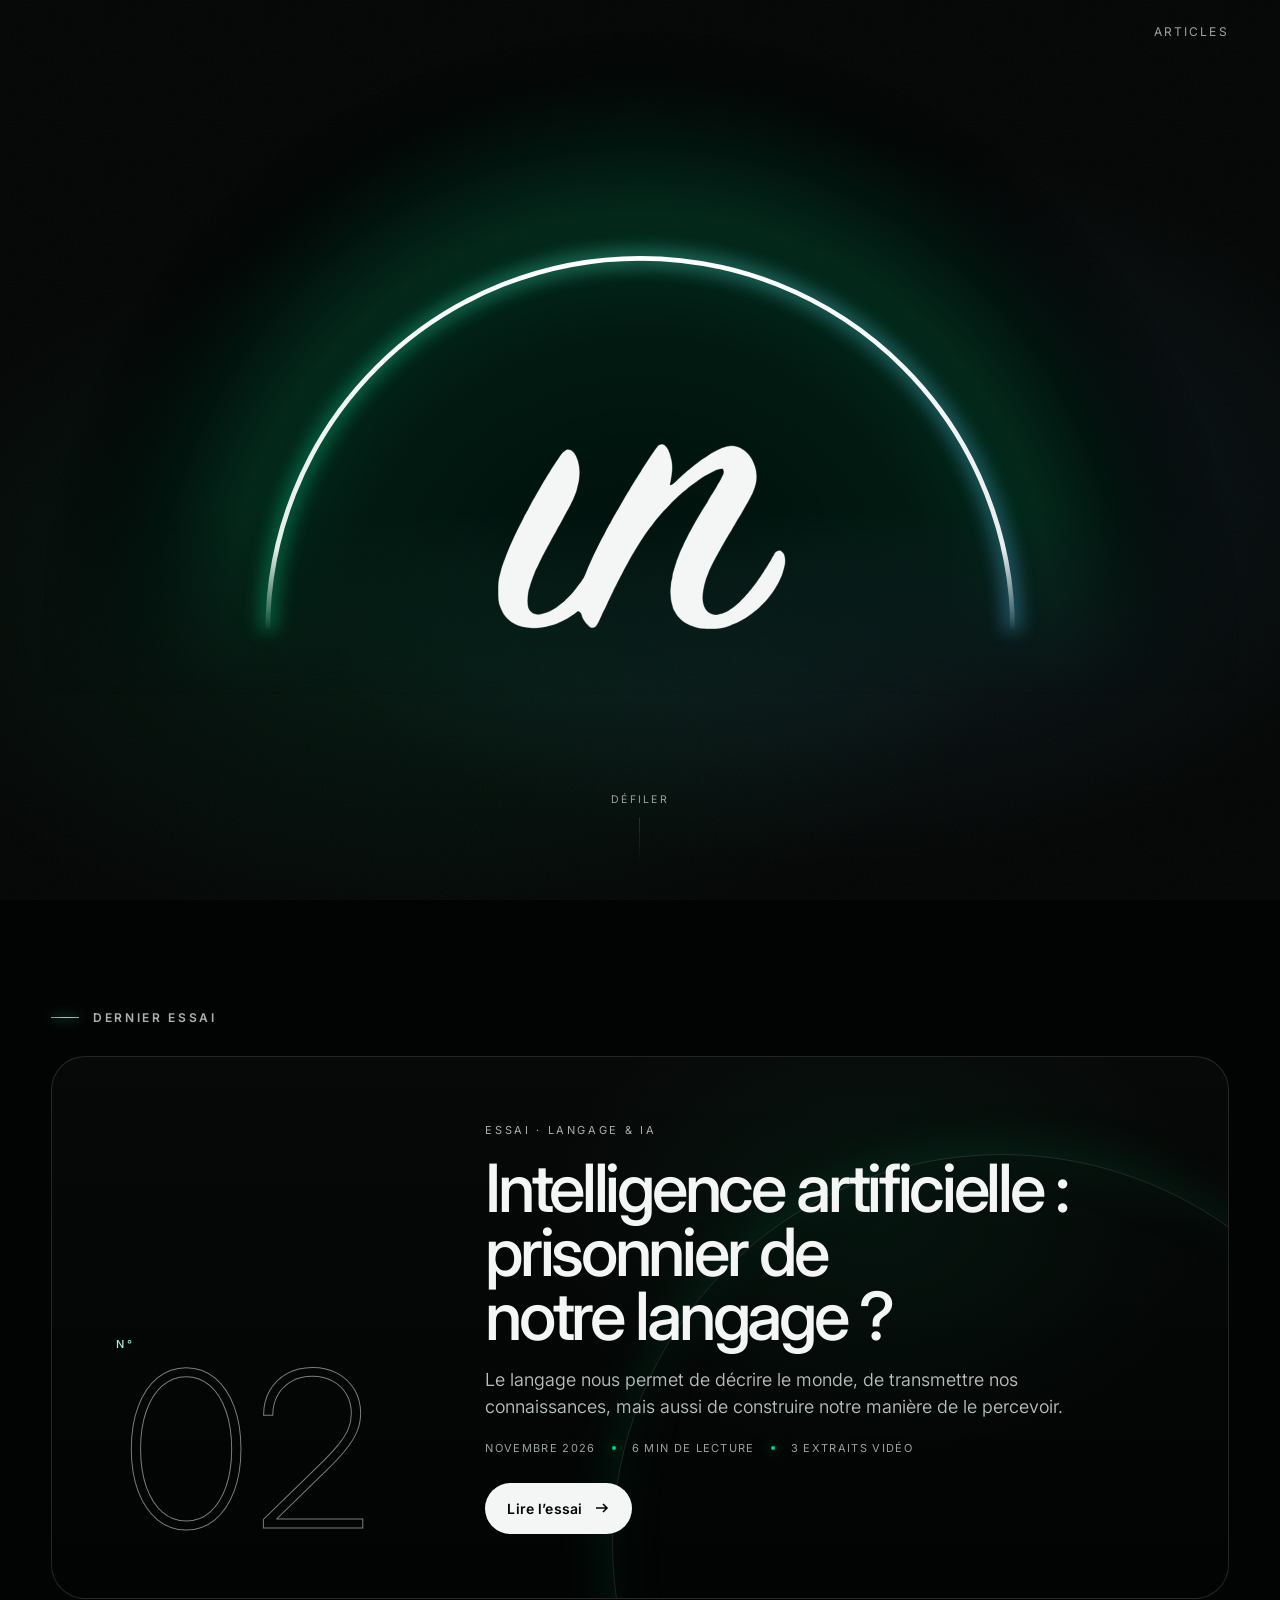
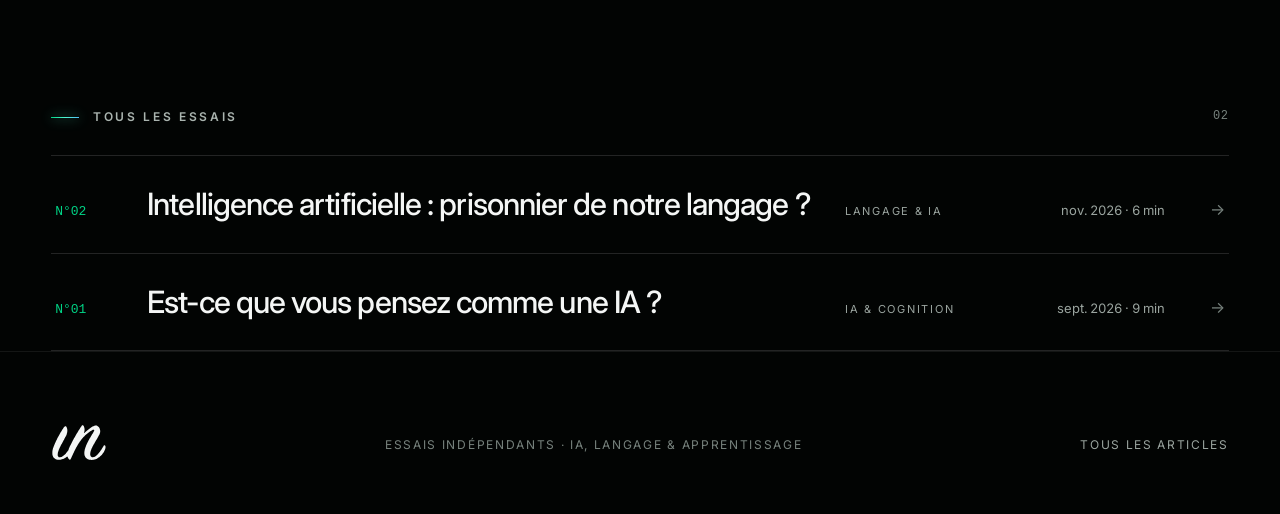
<file: index.html>
<!doctype html>
<html lang="fr">
<head>
<meta charset="utf-8">
<meta name="viewport" content="width=device-width,initial-scale=1,viewport-fit=cover">
<meta name="theme-color" content="#020403">
<title>in — essais sur l’IA, le langage et l’apprentissage</title>
<meta name="description" content="in : essais indépendants sur l’IA, le langage et l’apprentissage.">
<link rel="canonical" href="https://jessy-devai.github.io/Articles/">
<meta property="og:type" content="website">
<meta property="og:site_name" content="in">
<meta property="og:locale" content="fr_FR">
<meta property="og:title" content="in — essais indépendants">
<meta property="og:description" content="Essais indépendants sur l’IA, le langage et l’apprentissage.">
<meta property="og:url" content="https://jessy-devai.github.io/Articles/">
<meta property="og:image" content="https://jessy-devai.github.io/Articles/assets/img/og-in.jpg">
<meta property="og:image:width" content="1200">
<meta property="og:image:height" content="630">
<meta name="twitter:card" content="summary_large_image">
<link rel="icon" href="assets/img/favicon.svg" type="image/svg+xml">
<link rel="preconnect" href="https://fonts.googleapis.com">
<link rel="preconnect" href="https://fonts.gstatic.com" crossorigin>
<link rel="stylesheet" href="https://fonts.googleapis.com/css2?family=Inter:opsz,wght@14..32,300..700&amp;family=Instrument+Serif:ital@0;1&amp;display=swap">
<link rel="stylesheet" href="assets/css/in.css">
<link rel="stylesheet" href="assets/css/home.css">
<script src="assets/js/catalogue.js" defer></script>
<script src="assets/js/home.js" defer></script>
</head>
<body class="page-home">
<a class="skip" href="#articles">Aller aux articles</a>

<header class="site-bar">
  <a class="site-logo" href="./" aria-label="in — accueil" tabindex="-1"><img src="assets/img/logo-in.svg" alt="" width="44" height="29"></a>
  <nav class="site-nav" aria-label="Navigation principale">
    <a href="#articles">Articles</a>
  </nav>
</header>

<main id="contenu">
  <section class="hero" aria-labelledby="site-title">
    <h1 class="hero-title" id="site-title">
      <span class="sr-only">in</span>
      <svg class="emblem" viewBox="408 215 620 290" aria-hidden="true" focusable="false">
        <defs>
          <path id="in-glyph" d="M122.1 104.8C121.3 104.8 120.5 104.8 119.7 104.8C118.9 104.8 118.1 104.8 117.3 104.7C116.5 104.7 115.7 104.6 114.9 104.5C114.1 104.4 113.3 104.2 112.6 104C111.8 103.7 111 103.5 110.3 103.2C109.5 102.9 108.8 102.6 108.1 102.2C107.4 101.9 106.7 101.4 106 101C105.4 100.5 104.8 100 104.2 99.4C103.6 98.9 103.1 98.3 102.6 97.7C102.1 97 101.7 96.3 101.3 95.6C100.9 95 100.5 94.2 100.2 93.5C100 92.7 99.8 92 99.6 91.2C99.4 90.4 99.2 89.6 99.1 88.8C99 88 98.9 87.2 98.9 86.4C98.8 85.6 98.8 84.8 98.8 84C98.8 83.2 98.9 82.4 99 81.6C99.1 80.8 99.1 80 99.2 79.2C99.4 78.5 99.6 77.7 99.8 76.9C99.9 76.1 99.9 75.3 100.1 74.5C100.3 73.8 100.6 73 100.8 72.2C101 71.5 101.3 70.7 101.5 69.9C101.8 69.2 102 68.4 102.2 67.6C102.5 66.9 102.8 66.1 103.1 65.4C103.4 64.7 103.6 63.9 103.9 63.2C104.2 62.4 104.6 61.7 104.9 61C105.3 60.2 105.6 59.5 105.9 58.8C106.2 58 106.6 57.3 106.9 56.6C107.3 55.9 107.7 55.2 108 54.5C108.4 53.7 108.7 53 109.1 52.3C109.5 51.6 109.9 50.9 110.3 50.2C110.6 49.5 111 48.8 111.4 48.1C111.8 47.4 112.2 46.7 112.6 46C113 45.3 113.4 44.6 113.8 43.9C114.2 43.2 114.6 42.5 115 41.9C115.4 41.2 115.8 40.5 116.2 39.8C116.7 39.1 117.1 38.4 117.5 37.8C117.9 37.1 118.3 36.4 118.8 35.7C119.2 35 119.6 34.3 120 33.6C120.4 32.9 120.8 32.3 121.2 31.6C121.7 30.9 122.1 30.2 122.5 29.5C122.9 28.9 123.3 28.2 123.8 27.5C124.2 26.8 124.5 26.1 124.9 25.4C125.3 24.7 125.8 24 126.2 23.3C126.6 22.6 126.9 21.9 127.2 21.2C127.6 20.5 128.1 19.7 128.1 19C128.2 18.2 128 17.1 127.5 16.8C127.1 16.5 126 16.8 125.2 17C124.4 17.1 123.7 17.5 122.9 17.8C122.2 18.1 121.5 18.5 120.8 18.9C120.1 19.2 119.4 19.6 118.7 20C118 20.4 117.3 20.8 116.6 21.2C115.9 21.7 115.3 22.1 114.6 22.6C114 23 113.3 23.5 112.7 24C112 24.4 111.3 24.9 110.7 25.4C110.1 25.8 109.4 26.3 108.8 26.8C108.2 27.3 107.6 27.9 107 28.4C106.3 28.9 105.7 29.4 105.1 29.9C104.5 30.5 103.9 31 103.3 31.5C102.7 32.1 102.1 32.6 101.6 33.1C101 33.7 100.4 34.3 99.8 34.8C99.3 35.4 98.7 36 98.2 36.5C97.6 37.1 97 37.7 96.5 38.3C95.9 38.8 95.4 39.4 94.8 40C94.3 40.6 93.7 41.2 93.2 41.8C92.7 42.4 92.2 43 91.7 43.6C91.2 44.2 90.6 44.9 90.1 45.5C89.6 46.1 89.2 46.7 88.7 47.4C88.2 48 87.7 48.6 87.2 49.3C86.7 49.9 86.3 50.6 85.8 51.2C85.3 51.9 84.9 52.5 84.4 53.2C84 53.8 83.5 54.5 83.1 55.2C82.6 55.9 82.2 56.5 81.8 57.2C81.3 57.9 80.9 58.6 80.5 59.2C80.1 59.9 79.7 60.6 79.2 61.3C78.8 62 78.4 62.7 78 63.4C77.6 64 77.2 64.7 76.8 65.4C76.4 66.1 76 66.8 75.6 67.5C75.2 68.2 74.9 68.9 74.5 69.6C74.1 70.3 73.7 71 73.3 71.7C72.9 72.4 72.6 73.2 72.2 73.9C71.8 74.6 71.5 75.3 71.1 76C70.7 76.7 70.4 77.4 70 78.1C69.6 78.8 69.2 79.5 68.9 80.3C68.5 81 68.2 81.7 67.8 82.4C67.5 83.2 67.1 83.8 66.8 84.6C66.4 85.3 66.1 86 65.7 86.8C65.4 87.5 65 88.2 64.7 88.9C64.3 89.6 64 90.4 63.7 91.1C63.3 91.8 63 92.5 62.7 93.3C62.3 94 61.9 94.7 61.6 95.4C61.2 96.1 60.9 96.9 60.6 97.6C60.3 98.3 59.9 99 59.6 99.8C59.2 100.5 59 101.3 58.5 101.9C58.1 102.6 57.7 103.5 57.1 103.8C56.5 104.2 55.5 104.3 54.8 104.1C54.2 103.8 53.5 103.1 53 102.5C52.4 102 51.9 101.3 51.5 100.7C51 100 50.7 99.3 50.3 98.6C50 97.8 49.9 96.9 49.5 96.3C49.1 95.7 48.5 95.1 47.9 95.1C47.3 95.1 46.5 96 45.9 96.5C45.2 96.9 44.6 97.4 43.9 97.8C43.2 98.3 42.6 98.7 41.9 99.1C41.2 99.5 40.5 99.9 39.8 100.2C39 100.6 38.3 100.9 37.6 101.2C36.8 101.6 36.1 101.9 35.4 102.2C34.6 102.4 33.8 102.7 33.1 102.9C32.3 103.1 31.5 103.3 30.8 103.5C30 103.7 29.2 103.9 28.4 104C27.6 104.2 26.8 104.2 26 104.3C25.2 104.4 24.4 104.4 23.6 104.4C22.8 104.4 22 104.4 21.2 104.3C20.4 104.2 19.6 104.2 18.8 104C18 103.9 17.3 103.7 16.5 103.5C15.7 103.2 15 103 14.2 102.7C13.5 102.4 12.8 102 12.1 101.6C11.4 101.2 10.7 100.8 10.1 100.2C9.5 99.7 8.9 99.2 8.4 98.6C7.8 98 7.4 97.3 6.9 96.7C6.5 96 6.2 95.3 5.8 94.5C5.5 93.8 5.1 93.1 4.9 92.3C4.6 91.6 4.4 90.8 4.3 90C4.1 89.2 4.1 88.4 4.1 87.6C4 86.8 4 86 4 85.2C4 84.4 4 83.6 4 82.8C4 82 4 81.2 4.1 80.4C4.1 79.6 4.2 78.8 4.3 78C4.4 77.2 4.6 76.5 4.8 75.7C5 74.9 5.2 74.1 5.4 73.3C5.6 72.6 5.8 71.8 6 71C6.3 70.3 6.6 69.5 6.8 68.8C7.1 68 7.4 67.2 7.7 66.5C7.9 65.8 8.2 65 8.5 64.2C8.8 63.5 9.1 62.8 9.4 62C9.7 61.3 10 60.5 10.3 59.8C10.6 59.1 10.9 58.3 11.3 57.6C11.6 56.9 11.9 56.2 12.3 55.4C12.6 54.7 12.9 54 13.3 53.2C13.6 52.5 14 51.8 14.3 51.1C14.7 50.4 15 49.6 15.4 48.9C15.7 48.2 16.1 47.5 16.5 46.8C16.9 46.1 17.2 45.4 17.6 44.6C17.9 43.9 18.3 43.2 18.6 42.5C19 41.8 19.4 41.1 19.8 40.4C20.2 39.7 20.6 39 20.9 38.3C21.3 37.6 21.7 36.9 22.1 36.1C22.4 35.4 22.8 34.7 23.2 34C23.6 33.4 24 32.7 24.4 32C24.8 31.3 25.2 30.6 25.6 29.9C26 29.2 26.4 28.5 26.8 27.8C27.2 27.1 27.6 26.4 28 25.7C28.4 25 28.8 24.3 29.2 23.6C29.7 23 30.1 22.3 30.5 21.6C30.9 20.9 31.3 20.2 31.8 19.5C32.2 18.9 32.6 18.2 33 17.5C33.4 16.8 33.9 16.2 34.3 15.5C34.8 14.8 35.2 14.2 35.6 13.5C36.1 12.8 36.5 12.2 37 11.5C37.4 10.8 37.8 10.1 38.3 9.5C38.8 8.9 39.3 8.2 39.9 7.7C40.5 7.2 41.2 6.5 41.9 6.4C42.6 6.3 43.5 6.5 44.1 6.9C44.8 7.3 45.3 8 45.8 8.7C46.2 9.3 46.6 10 46.9 10.8C47.2 11.5 47.5 12.3 47.7 13C47.9 13.8 48 14.6 48.2 15.4C48.3 16.2 48.4 17 48.4 17.8C48.5 18.6 48.5 19.4 48.4 20.2C48.4 21 48.3 21.8 48.2 22.6C48.1 23.4 48 24.1 47.8 24.9C47.6 25.7 47.4 26.5 47.2 27.3C47 28 46.8 28.8 46.6 29.6C46.3 30.3 46 31.1 45.7 31.8C45.4 32.6 45.1 33.3 44.8 34C44.4 34.7 44 35.4 43.7 36.2C43.3 36.9 43 37.6 42.6 38.3C42.2 39 41.8 39.7 41.4 40.4C41.1 41.1 40.7 41.8 40.3 42.5C39.9 43.2 39.6 44 39.2 44.6C38.8 45.4 38.4 46.1 38 46.8C37.6 47.5 37.2 48.2 36.8 48.8C36.4 49.5 36.1 50.2 35.7 51C35.3 51.7 34.9 52.4 34.5 53.1C34.1 53.8 33.7 54.5 33.3 55.2C33 55.8 32.6 56.6 32.2 57.3C31.8 58 31.4 58.7 31 59.4C30.7 60.1 30.3 60.8 29.9 61.5C29.5 62.2 29.2 62.9 28.8 63.6C28.4 64.3 28 65 27.7 65.7C27.3 66.5 27 67.2 26.6 67.9C26.3 68.6 25.9 69.3 25.6 70.1C25.2 70.8 24.9 71.5 24.5 72.2C24.2 73 23.9 73.7 23.6 74.5C23.3 75.2 23 75.9 22.7 76.7C22.5 77.4 22.2 78.2 21.9 79C21.7 79.7 21.4 80.5 21.2 81.2C21 82 20.7 82.8 20.5 83.5C20.4 84.3 20.2 85.1 20.1 85.9C20 86.7 19.9 87.5 19.9 88.3C19.8 89.1 19.8 89.9 19.9 90.7C19.9 91.5 20 92.3 20.2 93.1C20.4 93.8 20.8 94.6 21.3 95.2C21.8 95.8 22.5 96.3 23.2 96.7C23.9 97 24.7 97.1 25.5 97.2C26.3 97.2 27.1 97.1 27.9 96.9C28.7 96.8 29.4 96.5 30.2 96.3C31 96 31.7 95.7 32.4 95.4C33.1 95 33.9 94.6 34.5 94.2C35.2 93.8 35.9 93.4 36.5 92.9C37.2 92.4 37.8 91.9 38.4 91.4C39.1 90.9 39.7 90.4 40.3 89.9C40.9 89.3 41.4 88.8 42 88.2C42.6 87.6 43.1 87 43.7 86.5C44.2 85.9 44.7 85.3 45.3 84.7C45.8 84.1 46.3 83.4 46.8 82.8C47.3 82.2 47.8 81.5 48.2 80.9C48.7 80.3 49.2 79.6 49.7 79C50.1 78.3 50.6 77.7 51 77C51.4 76.3 51.7 75.5 52 74.8C52.4 74.1 52.6 73.3 52.9 72.6C53.2 71.8 53.5 71.1 53.8 70.4C54.2 69.6 54.5 68.9 54.8 68.2C55.1 67.4 55.5 66.7 55.8 66C56.1 65.2 56.5 64.5 56.8 63.8C57.2 63.1 57.5 62.4 57.9 61.6C58.2 60.9 58.6 60.2 58.9 59.5C59.3 58.8 59.7 58.1 60 57.3C60.4 56.6 60.7 55.9 61.1 55.2C61.5 54.5 61.9 53.8 62.3 53.1C62.6 52.4 63 51.7 63.3 51C63.7 50.2 64.1 49.5 64.5 48.8C64.8 48.1 65.3 47.5 65.7 46.8C66.1 46 66.4 45.3 66.8 44.6C67.2 43.9 67.6 43.2 68 42.5C68.4 41.8 68.8 41.1 69.2 40.4C69.6 39.8 70 39.1 70.4 38.4C70.8 37.7 71.2 37 71.6 36.3C72 35.6 72.4 34.9 72.8 34.2C73.2 33.5 73.6 32.8 74 32.1C74.4 31.5 74.8 30.8 75.2 30.1C75.7 29.4 76.1 28.7 76.5 28C76.9 27.3 77.3 26.6 77.7 26C78.1 25.3 78.5 24.6 79 23.9C79.4 23.2 79.8 22.6 80.3 21.9C80.7 21.2 81.1 20.5 81.5 19.9C82 19.2 82.4 18.5 82.8 17.8C83.2 17.1 83.7 16.5 84.1 15.8C84.5 15.1 85 14.5 85.4 13.8C85.9 13.1 86.3 12.4 86.7 11.8C87.2 11.1 87.6 10.4 88 9.8C88.5 9.1 89 8.4 89.4 7.8C89.9 7.1 90.3 6.4 90.8 5.8C91.3 5.2 91.7 4.4 92.3 4C93 3.6 93.9 3.4 94.6 3.6C95.3 3.8 95.9 4.5 96.4 5.1C96.9 5.7 97.3 6.4 97.6 7.2C97.9 7.9 98.2 8.7 98.4 9.4C98.6 10.2 98.8 11 99 11.8C99.1 12.5 99.3 13.3 99.4 14.1C99.4 14.9 99.5 15.7 99.5 16.5C99.5 17.3 99.4 18.1 99.3 18.9C99.3 19.7 99.1 20.5 99 21.3C98.9 22.1 98.7 22.9 98.6 23.7C98.5 24.5 98 25.8 98.3 26C98.6 26.3 99.6 25.7 100.2 25.3C100.8 24.9 101.4 24.2 102 23.7C102.6 23.1 103.2 22.6 103.8 22C104.3 21.5 104.9 21 105.5 20.4C106.1 19.9 106.7 19.4 107.3 18.8C107.9 18.3 108.5 17.8 109.2 17.3C109.8 16.8 110.4 16.3 111 15.8C111.7 15.3 112.3 14.8 112.9 14.3C113.6 13.8 114.2 13.3 114.8 12.8C115.5 12.4 116.1 11.9 116.8 11.4C117.4 11 118.1 10.6 118.8 10.1C119.5 9.7 120.1 9.2 120.8 8.8C121.5 8.4 122.2 8 122.9 7.6C123.6 7.2 124.3 6.9 125 6.5C125.8 6.2 126.5 5.8 127.2 5.5C128 5.3 128.7 5 129.5 4.8C130.3 4.6 131.1 4.5 131.9 4.4C132.7 4.4 133.5 4.5 134.3 4.6C135.1 4.7 135.8 5 136.6 5.3C137.3 5.6 138 6 138.6 6.5C139.3 6.9 139.9 7.5 140.5 8C141.1 8.6 141.6 9.1 142.1 9.8C142.6 10.4 143 11.1 143.4 11.8C143.8 12.5 144.1 13.2 144.4 14C144.7 14.7 145 15.5 145.2 16.2C145.4 17 145.6 17.8 145.7 18.6C145.8 19.4 145.9 20.2 145.9 21C145.9 21.8 145.8 22.6 145.8 23.4C145.6 24.2 145.5 25 145.3 25.7C145.1 26.5 144.8 27.3 144.6 28C144.3 28.8 144 29.5 143.7 30.3C143.3 31 142.9 31.7 142.6 32.4C142.2 33.1 141.8 33.8 141.5 34.5C141.1 35.2 140.7 35.9 140.3 36.6C139.9 37.3 139.5 38 139.1 38.7C138.7 39.4 138.3 40.1 137.9 40.8C137.5 41.5 137.1 42.2 136.7 42.9C136.3 43.5 135.9 44.2 135.4 44.9C135 45.6 134.6 46.3 134.2 47C133.8 47.7 133.4 48.4 133 49C132.6 49.7 132.2 50.4 131.8 51.1C131.3 51.8 130.9 52.5 130.5 53.2C130.1 53.9 129.7 54.6 129.3 55.2C128.9 55.9 128.5 56.6 128.1 57.3C127.7 58 127.3 58.7 126.9 59.4C126.5 60.1 126.1 60.8 125.8 61.5C125.4 62.2 124.9 62.9 124.6 63.6C124.2 64.3 123.8 65 123.4 65.7C123 66.4 122.7 67.1 122.3 67.8C121.9 68.5 121.6 69.3 121.2 70C120.9 70.7 120.5 71.4 120.2 72.1C119.8 72.9 119.6 73.6 119.3 74.4C119 75.1 118.7 75.9 118.4 76.6C118.1 77.4 117.9 78.1 117.7 78.9C117.4 79.7 117.3 80.4 117.1 81.2C116.9 82 116.7 82.8 116.6 83.6C116.5 84.4 116.3 85.2 116.3 86C116.2 86.8 116.2 87.6 116.2 88.4C116.2 89.2 116.4 90 116.5 90.7C116.7 91.5 116.9 92.3 117.2 93C117.5 93.8 118 94.5 118.5 95C119 95.6 119.7 96.2 120.4 96.5C121.1 96.9 121.9 97.2 122.7 97.3C123.4 97.4 124.3 97.3 125 97.2C125.8 97.1 126.6 96.8 127.4 96.6C128.1 96.3 128.9 96 129.6 95.7C130.3 95.3 131 94.9 131.6 94.4C132.3 94 133 93.5 133.6 93.1C134.3 92.6 134.9 92.1 135.5 91.5C136.1 91 136.7 90.5 137.2 89.9C137.8 89.3 138.3 88.8 138.9 88.2C139.4 87.6 140 87 140.5 86.4C141.1 85.8 141.6 85.2 142.1 84.6C142.6 84 143.1 83.4 143.6 82.7C144.1 82.1 144.6 81.5 145.1 80.8C145.6 80.2 146 79.5 146.5 78.9C147 78.2 147.4 77.6 147.9 76.9C148.3 76.3 148.8 75.6 149.2 74.9C149.7 74.3 150.1 73.6 150.5 72.9C151 72.2 151.4 71.6 151.8 70.9C152.2 70.2 152.7 69.5 153.1 68.8C153.5 68.2 153.9 67.5 154.3 66.8C154.7 66.1 155 65.3 155.5 64.7C155.9 64 156.2 63.1 156.8 62.7C157.4 62.3 158.4 61.9 159 62C159.7 62.2 160.3 63 160.8 63.6C161.2 64.2 161.4 65.1 161.5 65.9C161.7 66.7 161.7 67.5 161.6 68.3C161.6 69.1 161.4 69.9 161.2 70.7C161.1 71.4 160.8 72.2 160.6 73C160.4 73.8 160.2 74.5 159.9 75.3C159.6 76 159.3 76.7 158.9 77.5C158.6 78.2 158.3 78.9 157.9 79.7C157.6 80.4 157.1 81 156.7 81.7C156.3 82.4 155.9 83.1 155.4 83.8C155 84.4 154.5 85.1 154.1 85.7C153.6 86.4 153.1 87 152.6 87.6C152.1 88.2 151.6 88.9 151 89.5C150.5 90 149.9 90.6 149.4 91.2C148.8 91.8 148.2 92.3 147.7 92.9C147.1 93.4 146.5 94 145.9 94.5C145.3 95 144.6 95.5 144 96C143.4 96.5 142.7 97 142.1 97.4C141.4 97.9 140.8 98.3 140.1 98.8C139.4 99.2 138.7 99.6 138 100C137.3 100.4 136.6 100.8 135.9 101.1C135.2 101.5 134.4 101.8 133.7 102.1C133 102.4 132.2 102.7 131.5 103C130.7 103.2 130 103.5 129.2 103.8C128.4 104 127.7 104.2 126.9 104.4C126.1 104.5 125.3 104.6 124.5 104.7C123.7 104.8 122.9 104.8 122.1 104.8Z"/>
          <radialGradient id="halo-g" cx="718" cy="484" r="330" gradientUnits="userSpaceOnUse"><stop offset="0" stop-color="#010e0a"/><stop offset=".5" stop-color="#021a12"/><stop offset=".62" stop-color="#03261a"/><stop offset=".69" stop-color="#04291b"/><stop offset=".8" stop-color="#021710"/><stop offset="1" stop-color="#000" stop-opacity="0"/></radialGradient>
          <linearGradient id="halo-fade" x1="0" y1="150" x2="0" y2="520" gradientUnits="userSpaceOnUse"><stop offset=".72" stop-color="#fff"/><stop offset="1" stop-color="#fff" stop-opacity="0"/></linearGradient>
          <mask id="halo-mask" maskUnits="userSpaceOnUse" x="380" y="140" width="680" height="400"><rect x="380" y="140" width="680" height="400" fill="url(#halo-fade)"/></mask>
          <linearGradient id="arc-fade" x1="0" y1="279" x2="0" y2="484" gradientUnits="userSpaceOnUse"><stop offset="0" stop-color="#fff"/><stop offset=".78" stop-color="#fff" stop-opacity=".9"/><stop offset="1" stop-color="#fff" stop-opacity="0"/></linearGradient>
          <linearGradient id="arc-color" x1="513" y1="0" x2="923" y2="0" gradientUnits="userSpaceOnUse"><stop class="c1" offset="0"/><stop class="c2" offset=".5"/><stop class="c3" offset="1"/></linearGradient>
          <filter id="soft" x="-20%" y="-20%" width="140%" height="140%"><feGaussianBlur stdDeviation="5"/></filter>
          <filter id="soft-s" x="-20%" y="-20%" width="140%" height="140%"><feGaussianBlur stdDeviation="1.4"/></filter>
          <mask id="write" maskUnits="userSpaceOnUse" x="-30" y="-30" width="230" height="170"><path class="pen" pathLength="1" d="M44 5C40 25 18 66 12 86C8 102 18 108 28 102C38 96 46 88 52 80C64 58 82 30 97 3C88 30 68 76 56 107M80 46C94 30 116 16 134 15C150 14 146 24 138 34C126 52 108 78 102 94C99 104 108 108 118 104C134 98 150 82 164 61"/></mask>
        </defs>
        <g class="halo" mask="url(#halo-mask)"><circle cx="718" cy="484" r="330" fill="url(#halo-g)"/></g>
        <path class="arc-glow" pathLength="1" d="M718 279A205 205 0 0 0 513 484"/>
        <path class="arc-glow" pathLength="1" d="M718 279A205 205 0 0 1 923 484"/>
        <path class="arc" pathLength="1" d="M718 279A205 205 0 0 0 513 484"/>
        <path class="arc" pathLength="1" d="M718 279A205 205 0 0 1 923 484"/>
        <path class="sweep" pathLength="1" d="M513 484A205 205 0 0 1 923 484"/>
        <g transform="translate(636 378)" fill="#f4f6f5">
          <use href="#in-glyph" mask="url(#write)"/>
          <use class="glyph-full" href="#in-glyph"/>
        </g>
      </svg>
    </h1>

    <div class="hero-foot">
      <a class="scroll-cue" href="#dernier"><span>Défiler</span><i aria-hidden="true"></i></a>
    </div>
  </section>

  <section class="section reveal" id="dernier" aria-labelledby="dernier-t">
    <h2 class="eyebrow" id="dernier-t">Dernier essai</h2>
    <div data-feature></div>
  </section>

  <section class="section reveal" id="articles" aria-labelledby="articles-t">
    <h2 class="eyebrow" id="articles-t">Tous les essais <span class="count" data-count></span></h2>
    <ol class="index" data-index></ol>
    <noscript><p class="empty">La liste des articles s’affiche avec JavaScript activé.</p></noscript>
  </section>

</main>

<footer class="site-footer">
  <div class="inner">
    <a class="foot-mark" href="./" aria-label="in — haut de page"><img src="assets/img/logo-in.svg" alt="" width="56" height="36"></a>
    <p>Essais indépendants · IA, langage &amp; apprentissage</p>
    <p class="foot-nav"><a href="#articles">Tous les articles</a></p>
  </div>
</footer>
</body>
</html>
</file>
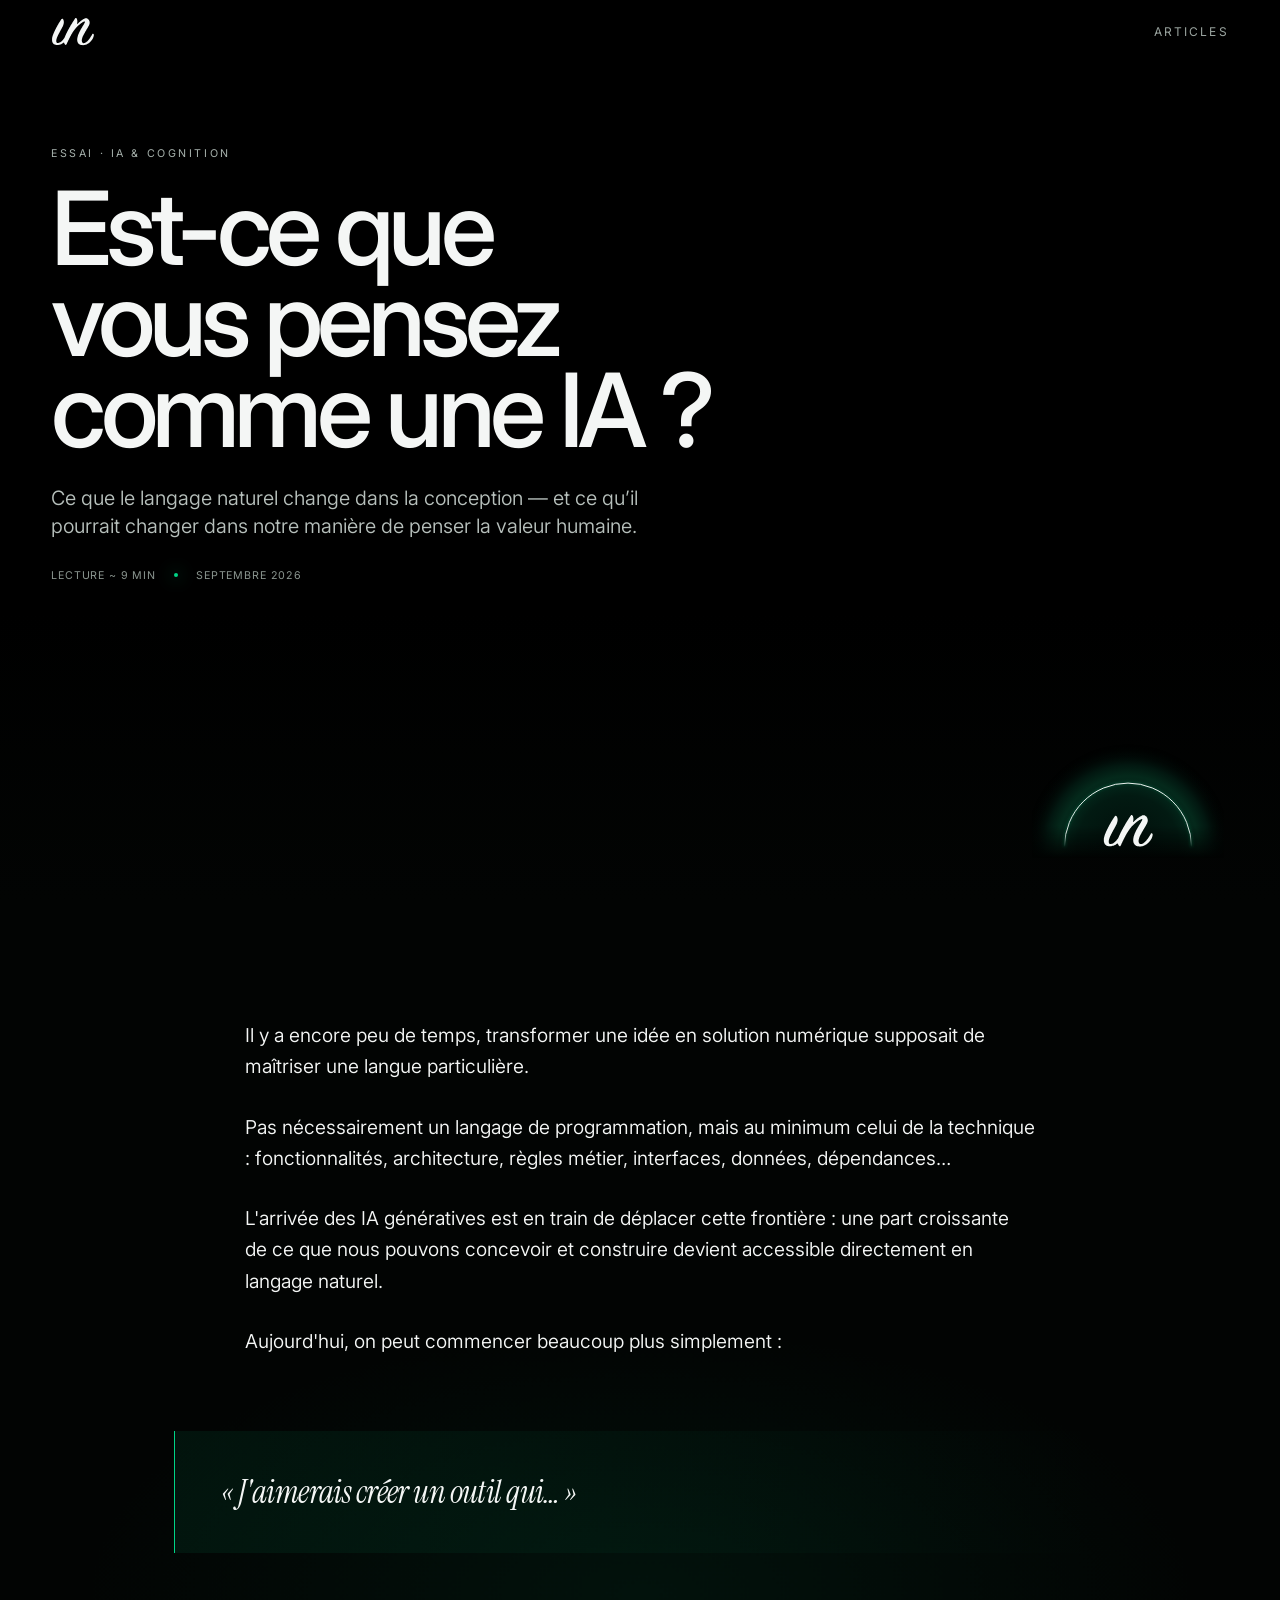
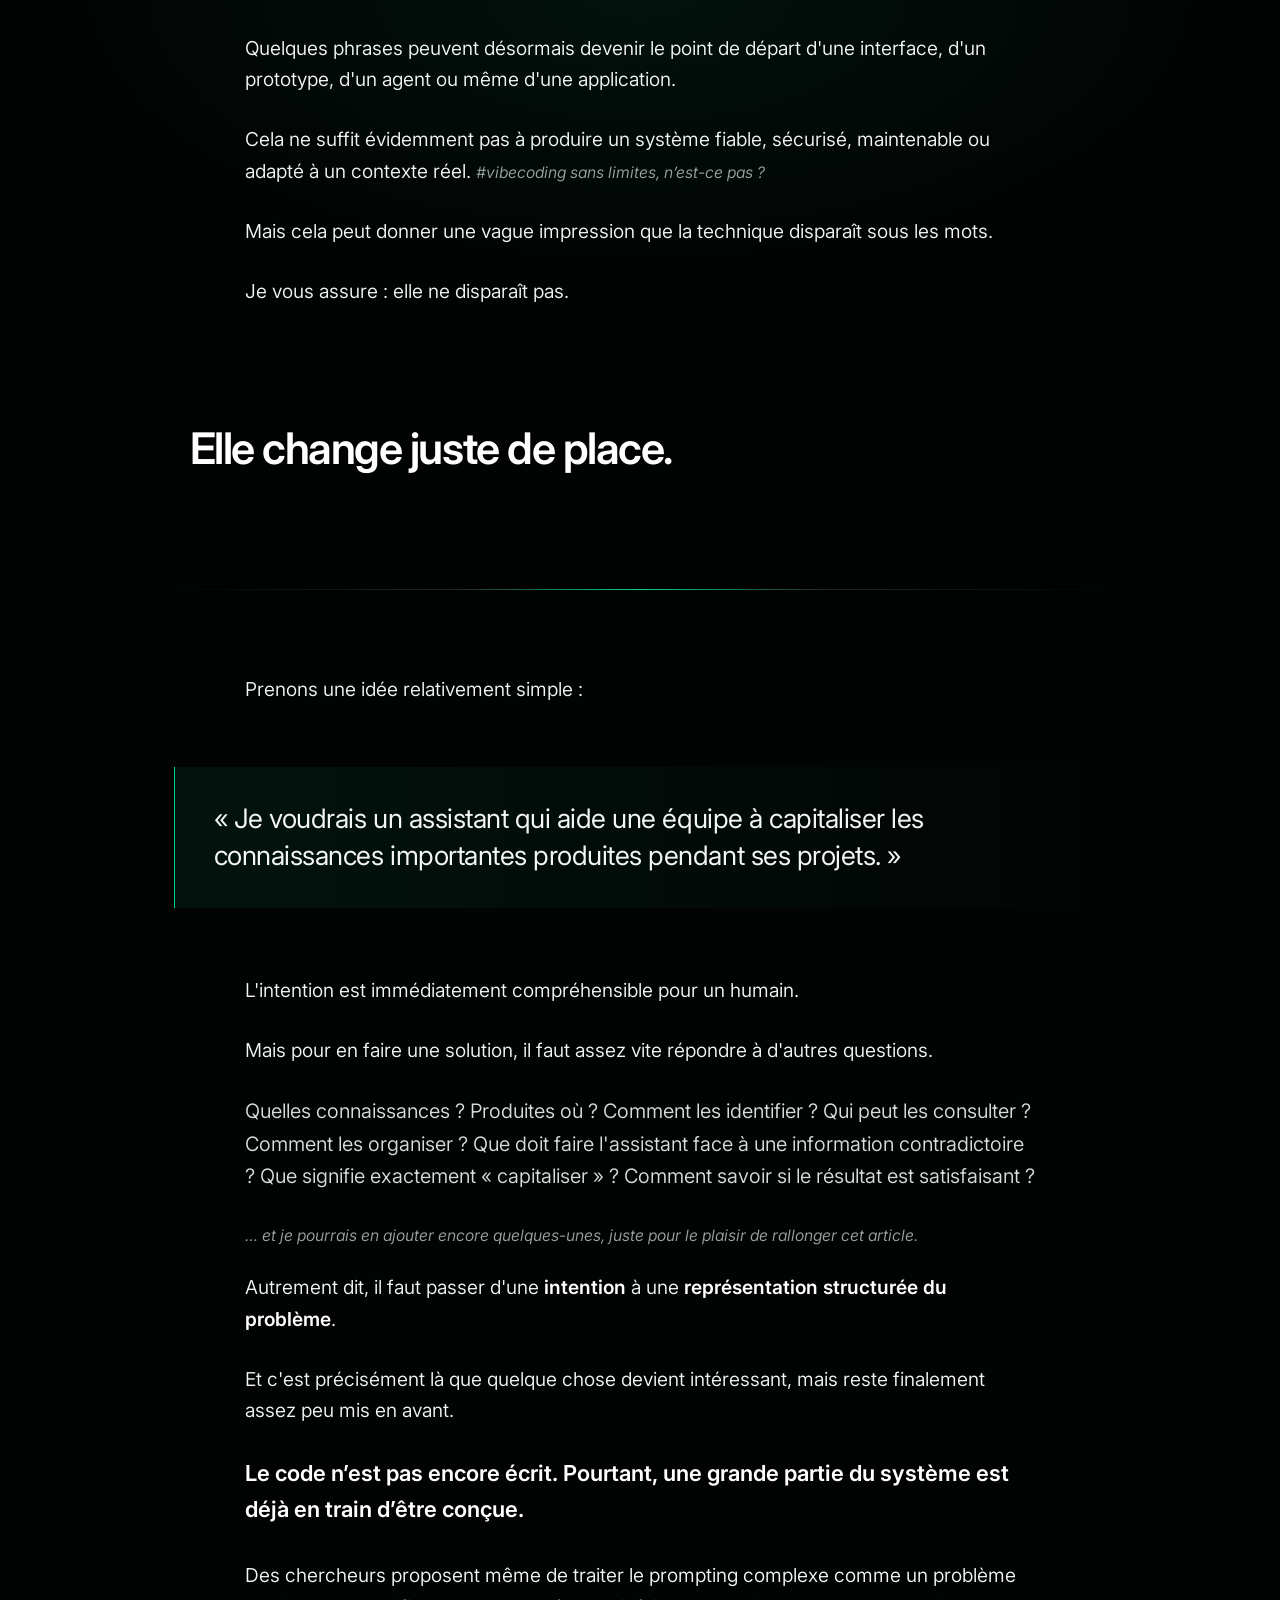
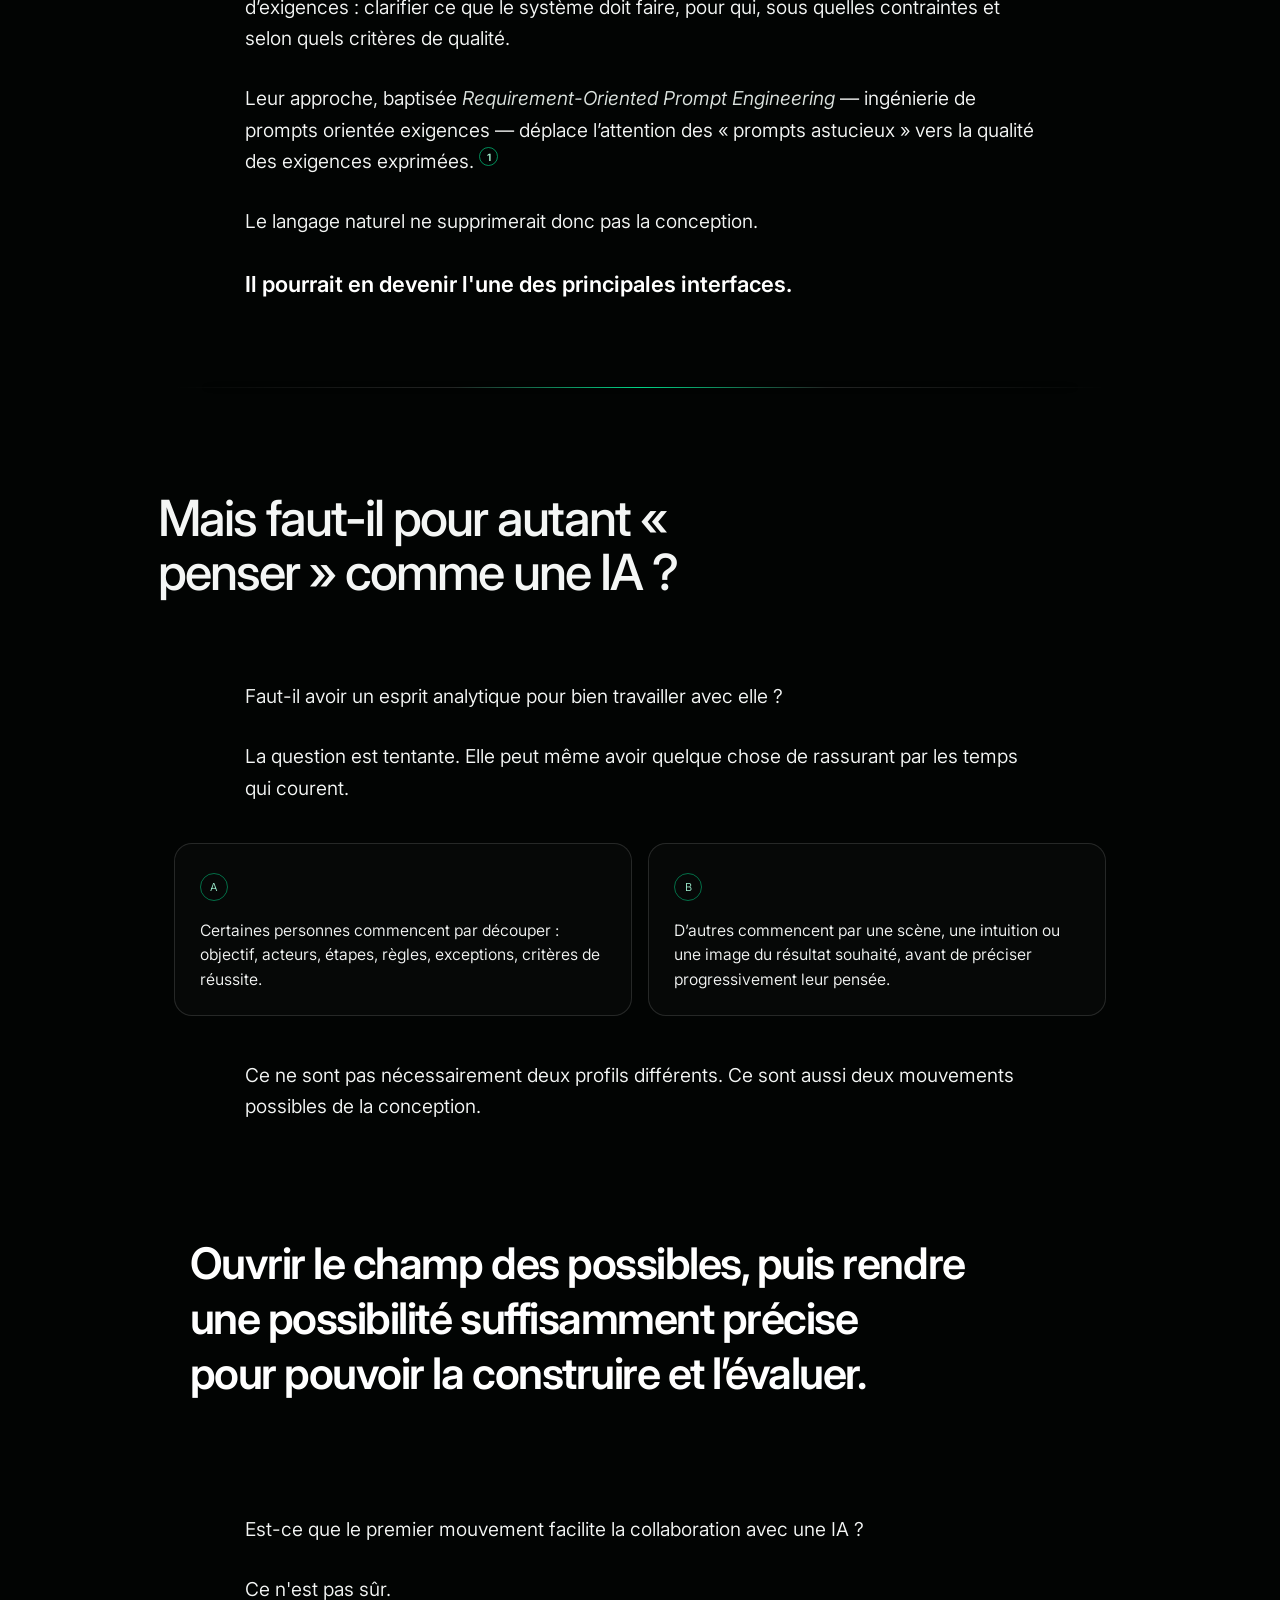
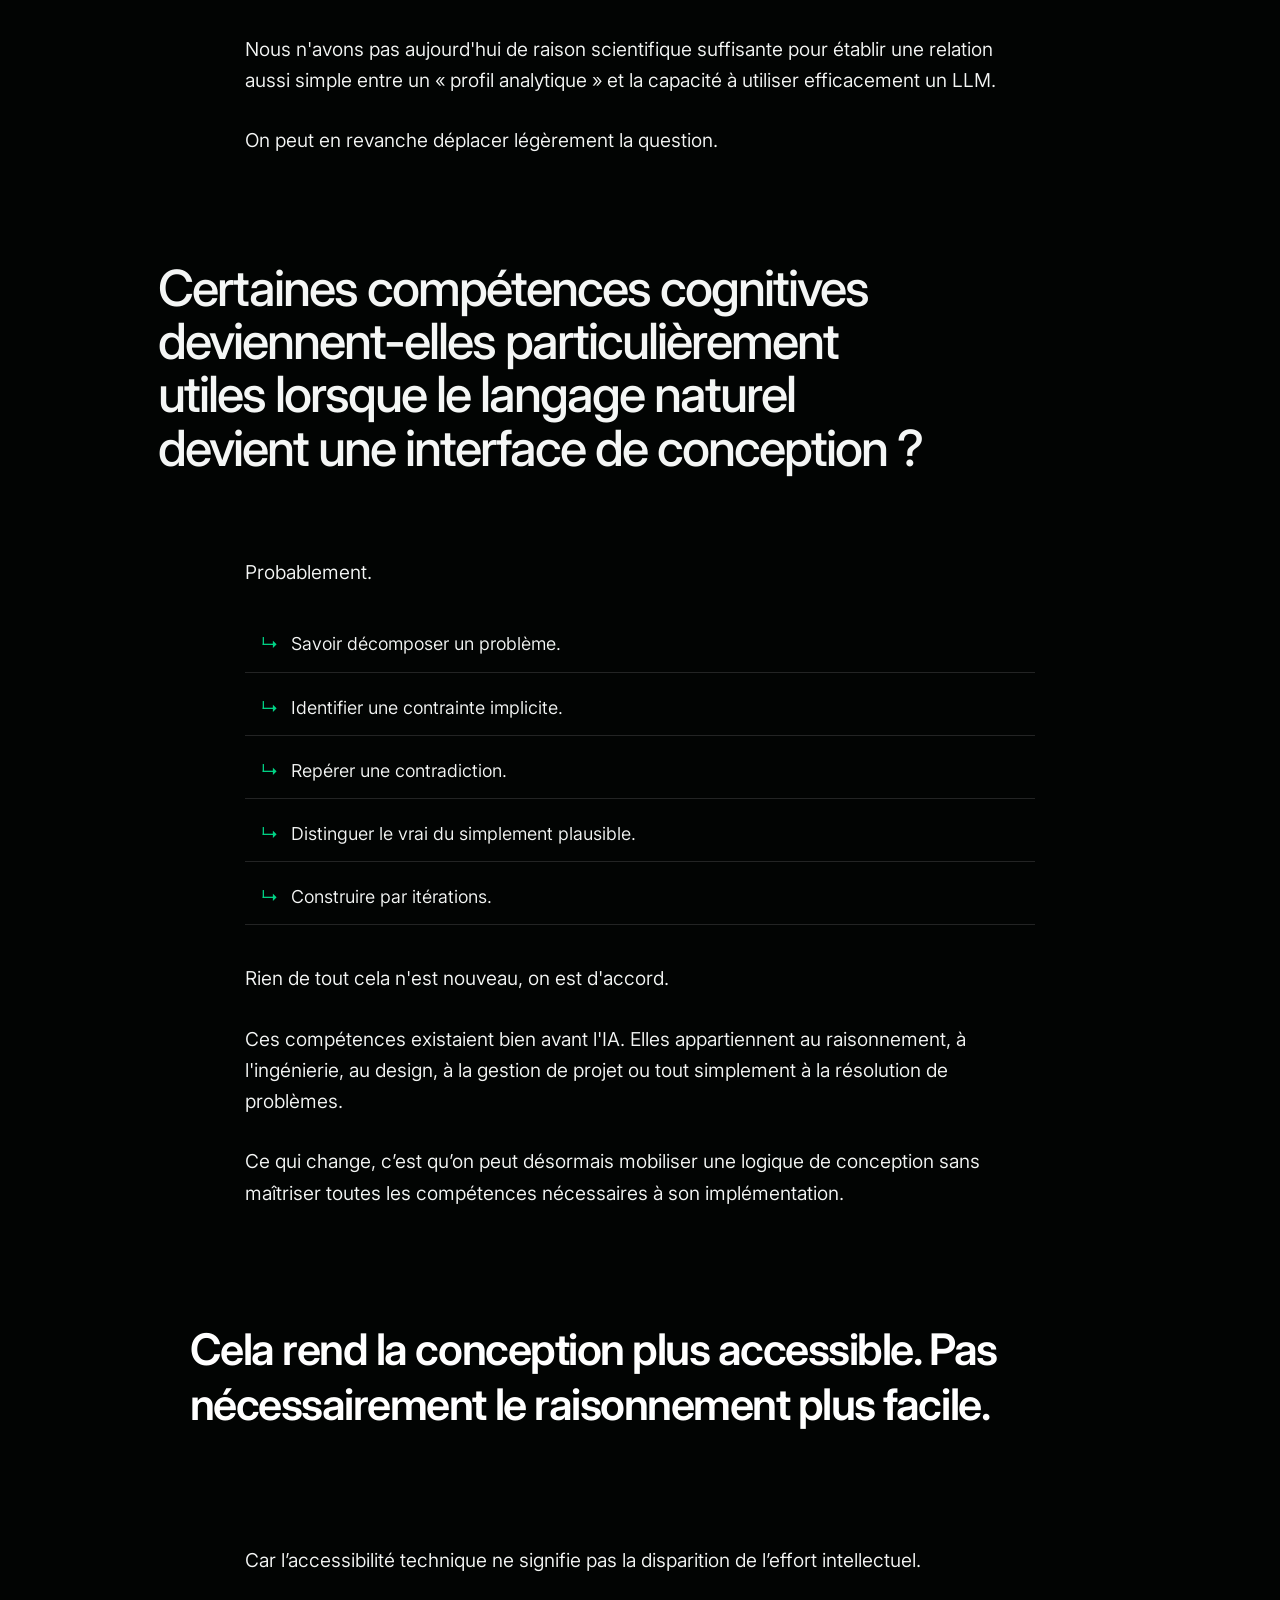
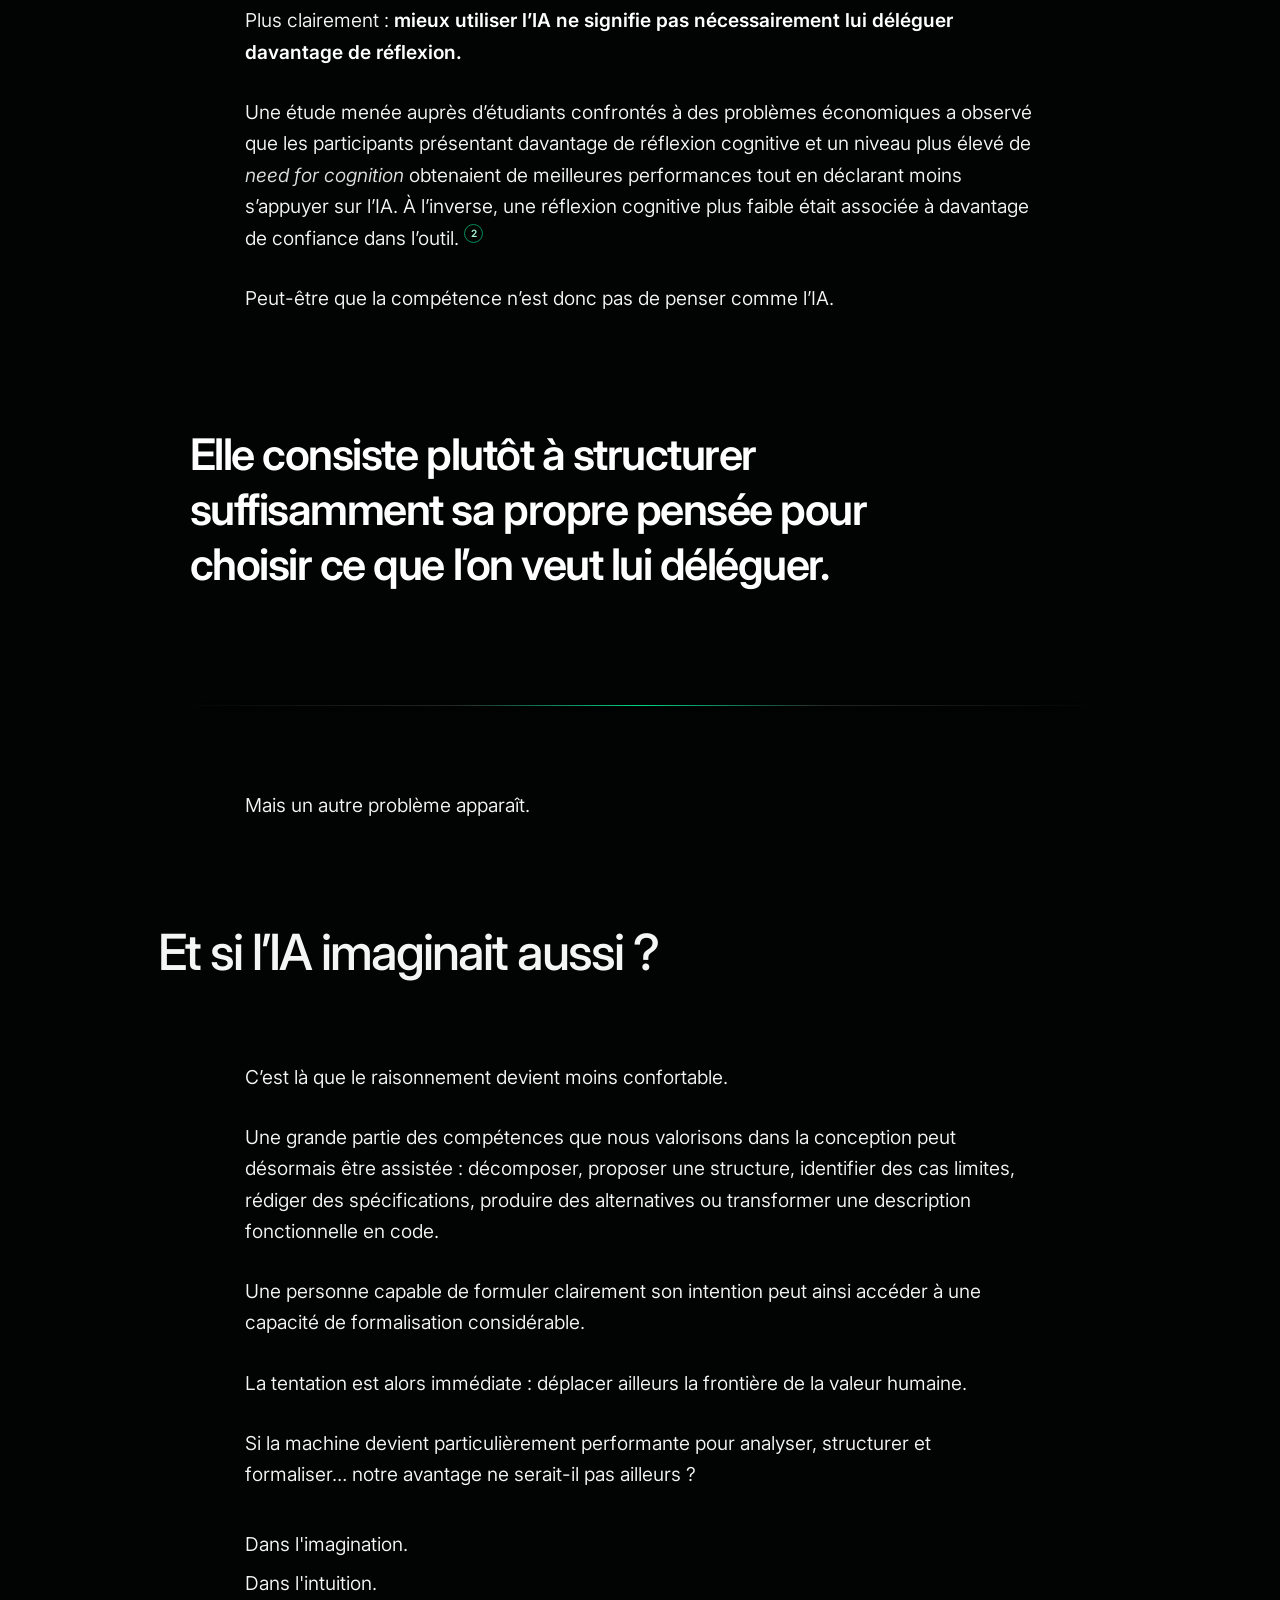
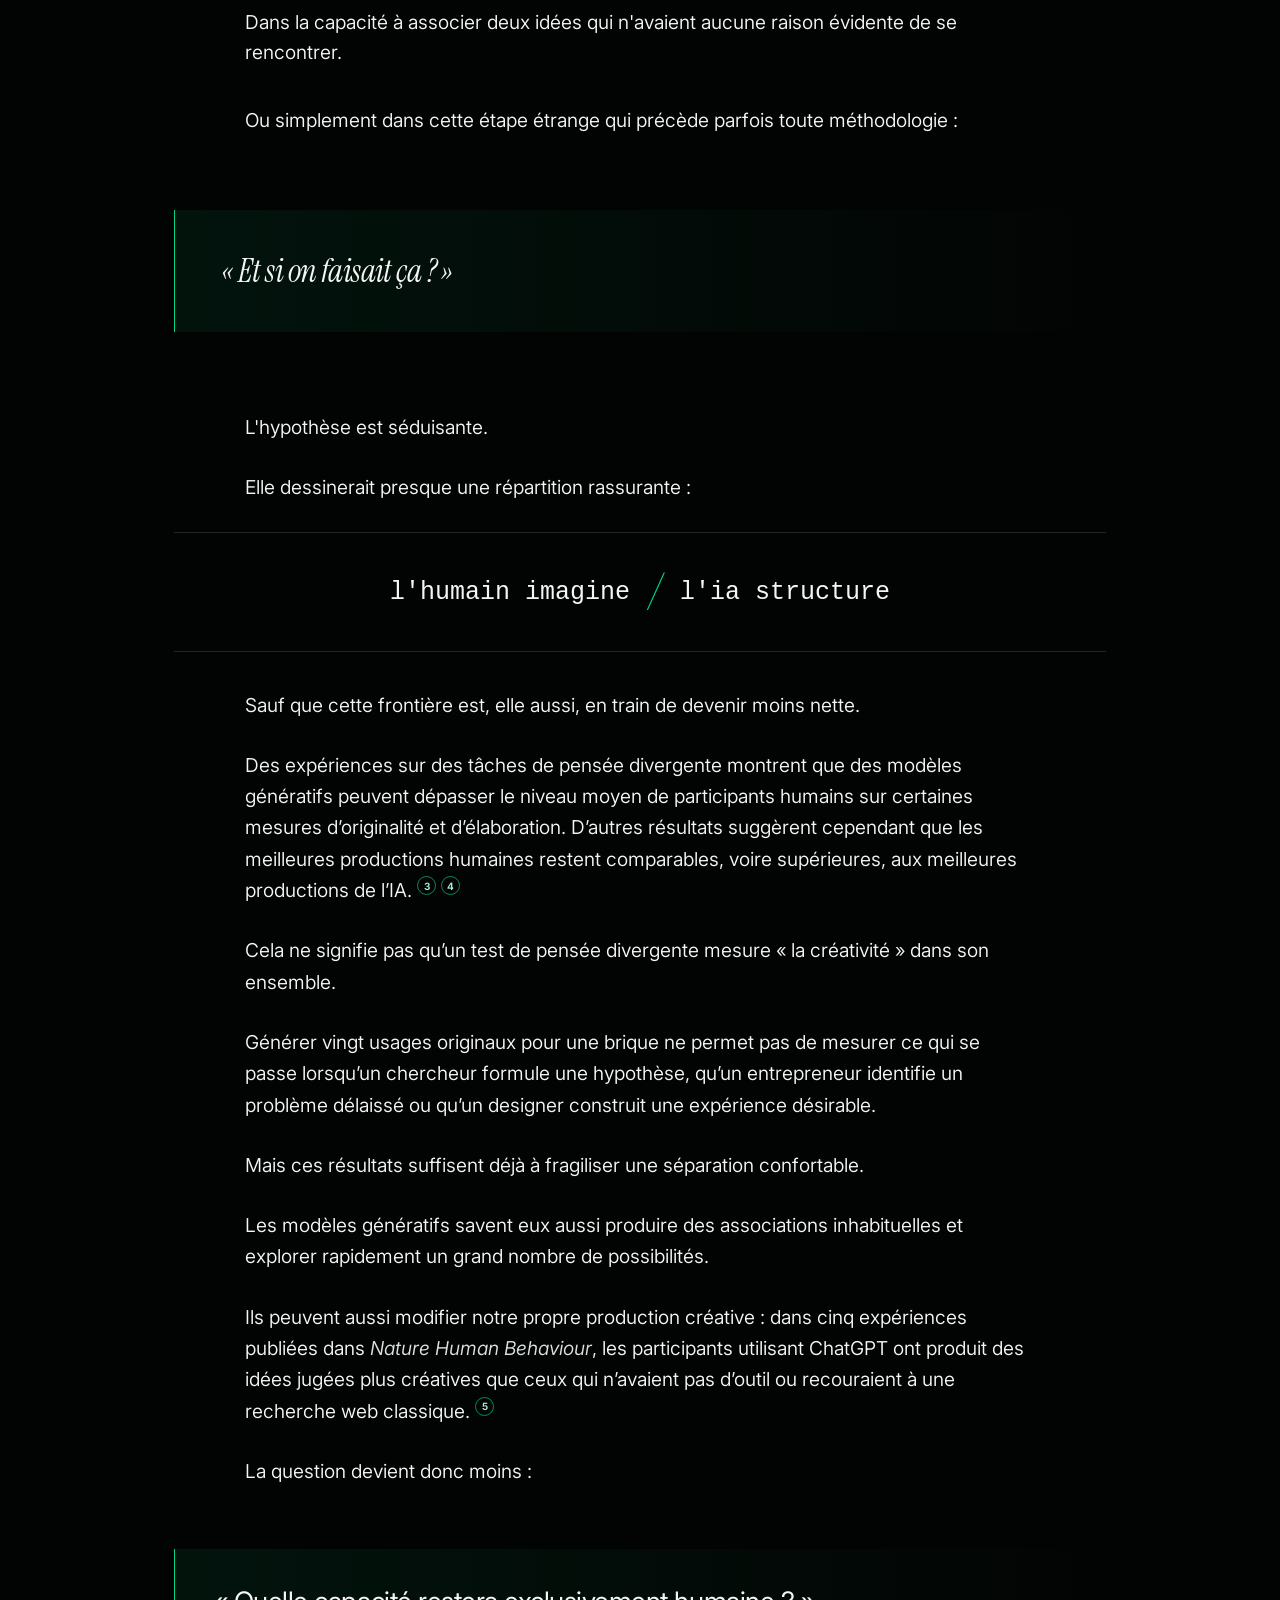
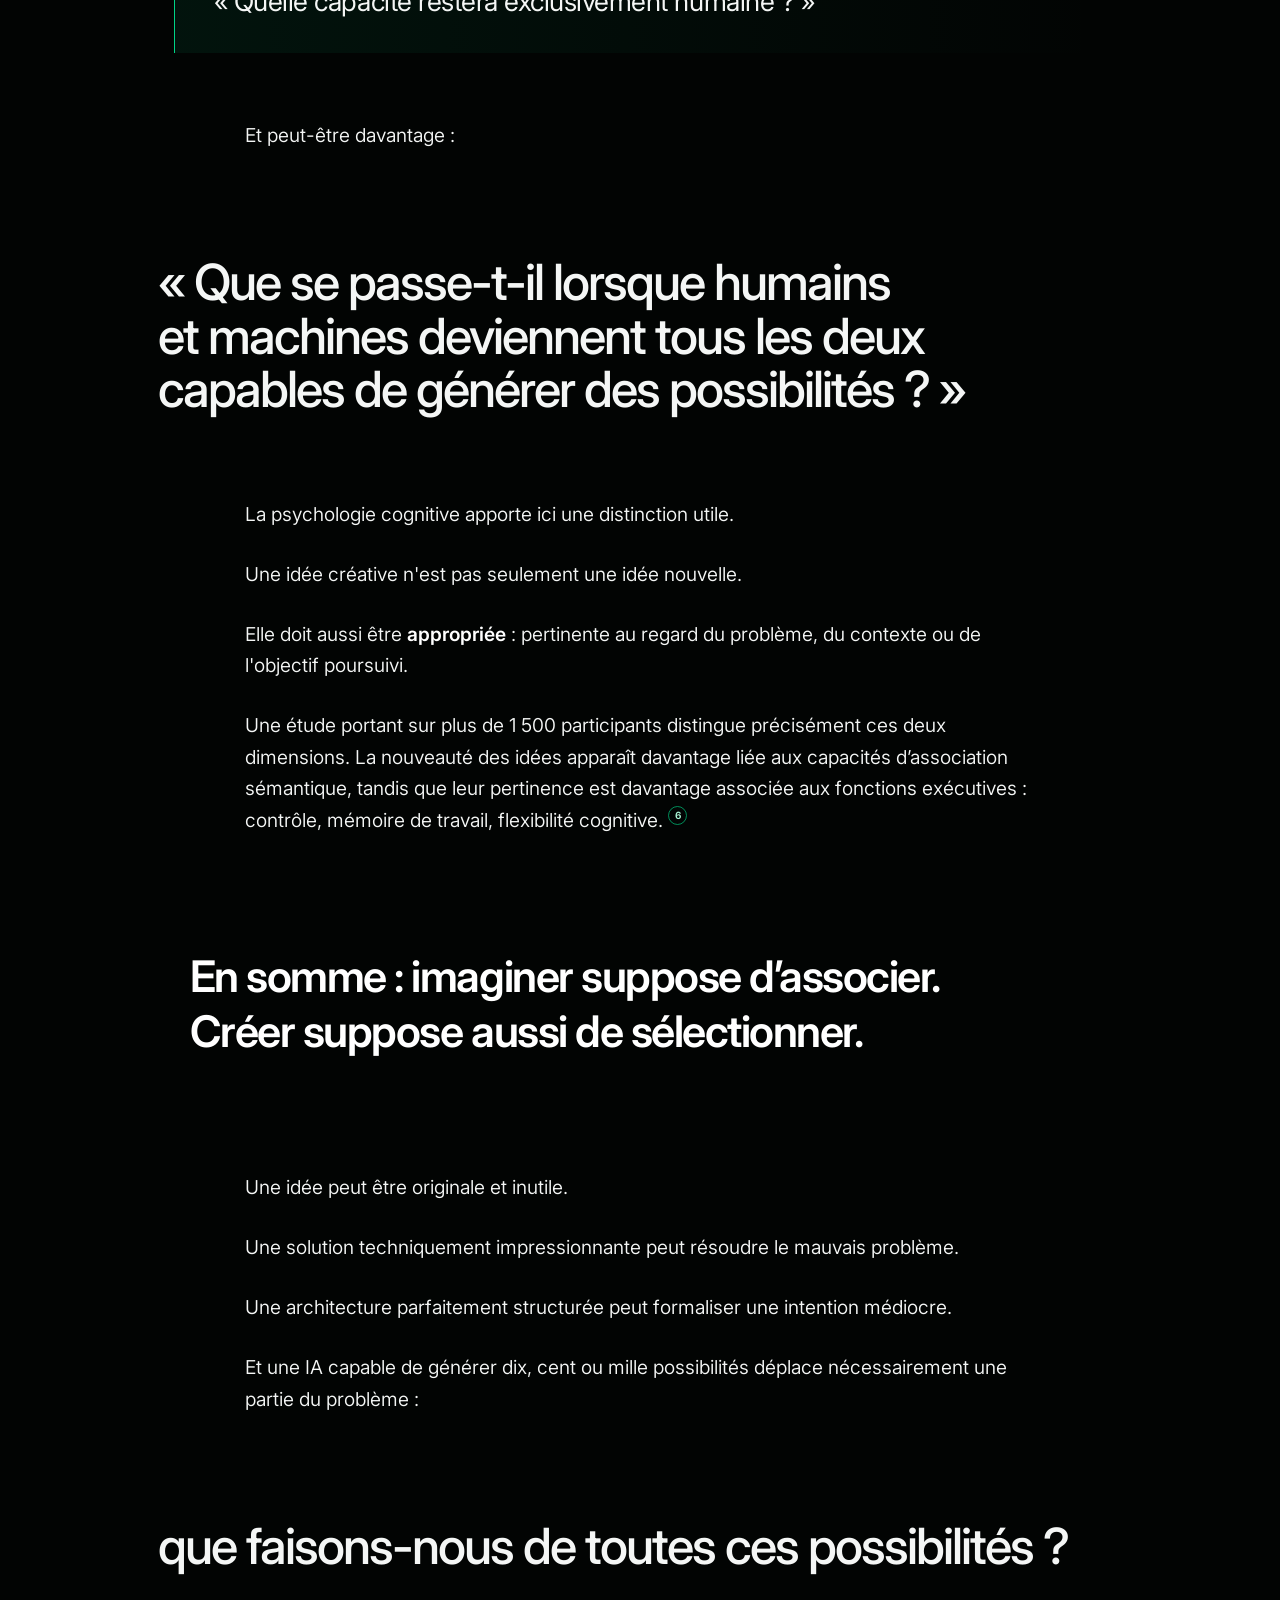
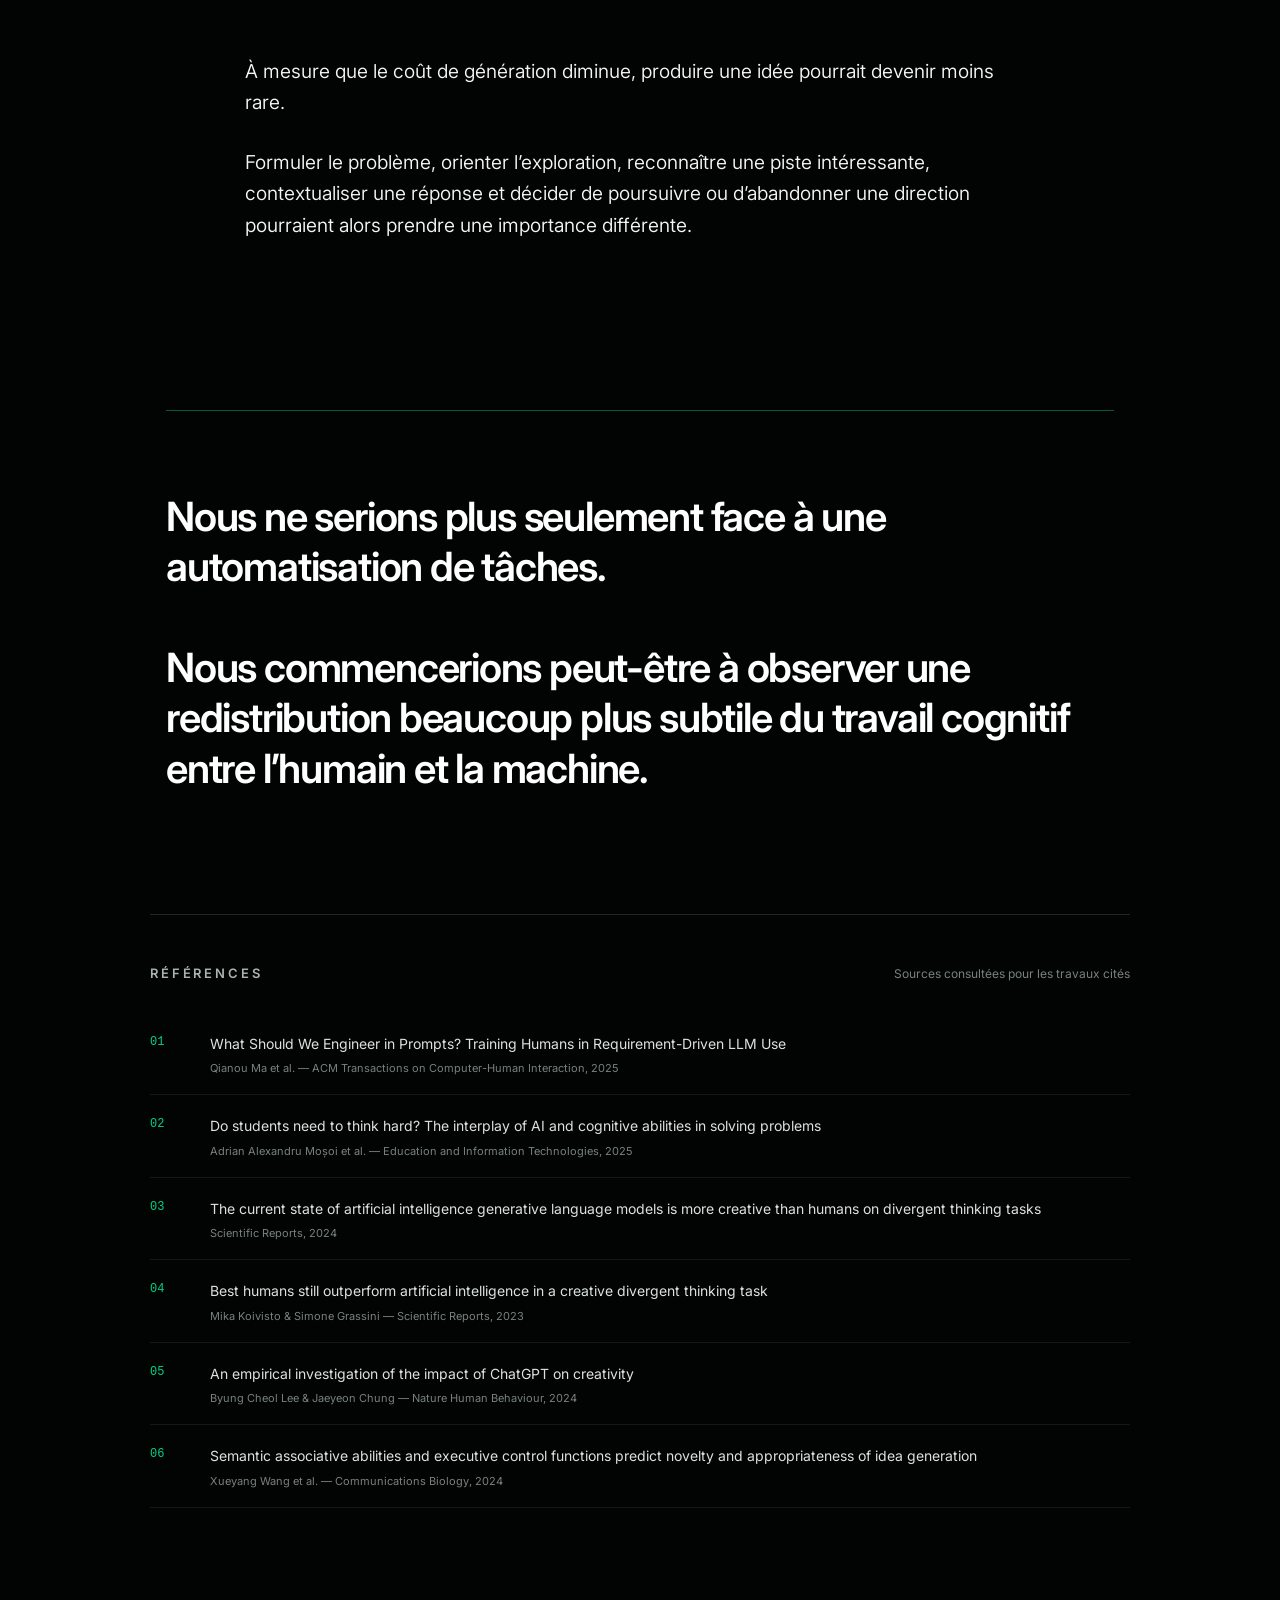
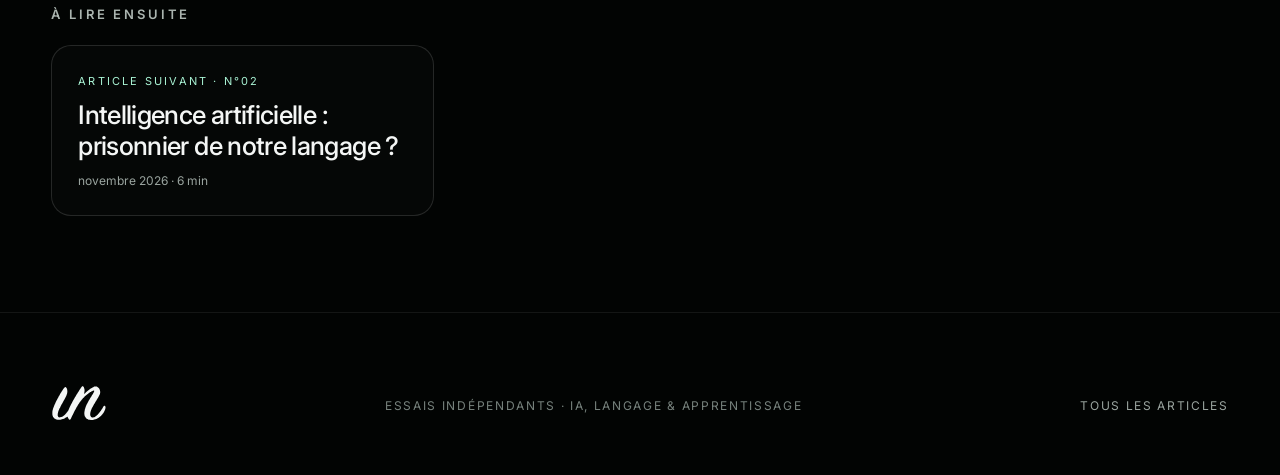
<file: articles/pensez-comme-une-ia/index.html>
<!doctype html>
<html lang="fr">
<head>
<meta charset="utf-8">
<meta name="viewport" content="width=device-width,initial-scale=1,viewport-fit=cover">
<meta name="theme-color" content="#020403">
<title>Est-ce que vous pensez comme une IA ? — in</title>
<meta name="description" content="Un essai sur ce que le langage naturel change dans la conception, et sur la redistribution du travail cognitif entre humains et IA.">
<link rel="canonical" href="https://jessy-devai.github.io/Articles/articles/pensez-comme-une-ia/">
<meta property="og:type" content="article">
<meta property="og:site_name" content="in">
<meta property="og:locale" content="fr_FR">
<meta property="og:title" content="Est-ce que vous pensez comme une IA ?">
<meta property="og:description" content="Un essai sur ce que le langage naturel change dans la conception, et sur la redistribution du travail cognitif entre humains et IA.">
<meta property="og:url" content="https://jessy-devai.github.io/Articles/articles/pensez-comme-une-ia/">
<meta property="og:image" content="https://jessy-devai.github.io/Articles/articles/pensez-comme-une-ia/partage.jpg">
<meta property="og:image:width" content="1200">
<meta property="og:image:height" content="630">
<meta property="article:published_time" content="2026-09-01">
<meta name="twitter:card" content="summary_large_image">
<link rel="icon" href="../../assets/img/favicon.svg" type="image/svg+xml">
<link rel="preconnect" href="https://fonts.googleapis.com">
<link rel="preconnect" href="https://fonts.gstatic.com" crossorigin>
<link rel="stylesheet" href="https://fonts.googleapis.com/css2?family=Inter:opsz,wght@14..32,300..700&amp;family=Instrument+Serif:ital@0;1&amp;display=swap">
<link rel="stylesheet" href="../../assets/css/in.css">
<link rel="stylesheet" href="../../assets/css/article.css">
<script src="../../assets/js/catalogue.js" defer></script>
<script src="../../assets/js/article.js" defer></script>
</head>
<body class="page-article" data-article="pensez-comme-une-ia">
<a class="skip" href="#contenu">Aller au contenu</a>

<header class="site-bar">
  <a class="site-logo" href="../../" aria-label="in — retour à l’accueil"><img src="../../assets/img/logo-in.svg" alt="" width="44" height="29"></a>
  <nav class="site-nav" aria-label="Navigation principale">
    <a href="../../#articles">Articles</a>
  </nav>
  <div class="progress" aria-hidden="true"></div>
</header>

<main id="contenu">
  <header class="cover">
    <div class="cover-content">
      <p class="kicker">Essai · IA &amp; cognition</p>
      <h1 style="view-transition-name:t-pensez-comme-une-ia">Est-ce que vous pensez comme une IA&nbsp;?</h1>
      <p class="dek">Ce que le langage naturel change dans la conception — et ce qu’il pourrait changer dans notre manière de penser la valeur humaine.</p>
      <p class="meta"><span>Lecture ~ 9 min</span><span class="dot" aria-hidden="true"></span><time datetime="2026-09">Septembre 2026</time></p>
    </div>
    <figure class="cover-art" aria-hidden="true"><img src="../../assets/img/cover-in.svg" alt="" width="620" height="370"></figure>
  </header>

  <article class="article">
<p>Il y a encore peu de temps, transformer une idée en solution numérique supposait de maîtriser une langue particulière.</p>

<p>Pas nécessairement un langage de programmation, mais au minimum celui de la technique : fonctionnalités, architecture, règles métier, interfaces, données, dépendances…</p>

<p>L'arrivée des IA génératives est en train de déplacer cette frontière : une part croissante de ce que nous pouvons concevoir et construire devient accessible directement en langage naturel.</p>

<p>Aujourd'hui, on peut commencer beaucoup plus simplement :</p>

<blockquote class="prompt bleed">« J'aimerais créer un outil qui… »</blockquote>

<p>Quelques phrases peuvent désormais devenir le point de départ d'une interface, d'un prototype, d'un agent ou même d'une application.</p>

<p>Cela ne suffit évidemment pas à produire un système fiable, sécurisé, maintenable ou adapté à un contexte réel. <span class="aside">#vibecoding sans limites, n’est-ce pas ?</span></p>

<p>Mais cela peut donner une vague impression que la technique disparaît sous les mots.</p>

<p>Je vous assure : elle ne disparaît pas.</p>

<p class="pull bleed"><strong>Elle change juste de place.</strong></p>

<div class="breath bleed"></div>

<p>Prenons une idée relativement simple :</p>

<blockquote class="bleed">« Je voudrais un assistant qui aide une équipe à capitaliser les connaissances importantes produites pendant ses projets. »</blockquote>

<p>L'intention est immédiatement compréhensible pour un humain.</p>

<p>Mais pour en faire une solution, il faut assez vite répondre à d'autres questions.</p>

<p class="questions">Quelles connaissances ? Produites où ? Comment les identifier ? Qui peut les consulter ? Comment les organiser ? Que doit faire l'assistant face à une information contradictoire ? Que signifie exactement « capitaliser » ? Comment savoir si le résultat est satisfaisant ?</p>

<p class="aside">… et je pourrais en ajouter encore quelques-unes, juste pour le plaisir de rallonger cet article.</p>

<p>Autrement dit, il faut passer d'une <strong>intention</strong> à une <strong>représentation structurée du problème</strong>.</p>

<p>Et c'est précisément là que quelque chose devient intéressant, mais reste finalement assez peu mis en avant.</p>

<p class="pivot"><strong>Le code n’est pas encore écrit. Pourtant, une grande partie du système est déjà en train d’être conçue.</strong></p>

<p>Des chercheurs proposent même de traiter le prompting complexe comme un problème d’exigences : clarifier ce que le système doit faire, pour qui, sous quelles contraintes et selon quels critères de qualité.</p>

<p>Leur approche, baptisée <em>Requirement-Oriented Prompt Engineering</em> — ingénierie de prompts orientée exigences — déplace l’attention des « prompts astucieux » vers la qualité des exigences exprimées.<a class="ref" href="#ref-1" aria-label="Référence 1">1</a></p>

<p>Le langage naturel ne supprimerait donc pas la conception.</p>

<p class="pivot"><strong>Il pourrait en devenir l'une des principales interfaces.</strong></p>

<div class="breath bleed"></div>

<p class="big-question bleed">Mais faut-il pour autant « penser » comme une IA ?</p>

<p>Faut-il avoir un esprit analytique pour bien travailler avec elle ?</p>

<p>La question est tentante. Elle peut même avoir quelque chose de rassurant par les temps qui courent.</p>

<div class="contrast bleed">
  <div><span class="marker">A</span><p>Certaines personnes commencent par découper : objectif, acteurs, étapes, règles, exceptions, critères de réussite.</p></div>
  <div><span class="marker">B</span><p>D’autres commencent par une scène, une intuition ou une image du résultat souhaité, avant de préciser progressivement leur pensée.</p></div>
</div>

<p>Ce ne sont pas nécessairement deux profils différents. Ce sont aussi deux mouvements possibles de la conception.</p>

<p class="pull bleed"><strong>Ouvrir le champ des possibles, puis rendre une possibilité suffisamment précise pour pouvoir la construire et l’évaluer.</strong></p>

<p>Est-ce que le premier mouvement facilite la collaboration avec une IA ?</p>

<p>Ce n'est pas sûr.</p>

<p>Nous n'avons pas aujourd'hui de raison scientifique suffisante pour établir une relation aussi simple entre un « profil analytique » et la capacité à utiliser efficacement un LLM.</p>

<p>On peut en revanche déplacer légèrement la question.</p>

<p class="big-question bleed">Certaines compétences cognitives deviennent-elles particulièrement utiles lorsque le langage naturel devient une interface de conception ?</p>

<p>Probablement.</p>

<ul class="skills">
  <li>Savoir décomposer un problème.</li>
  <li>Identifier une contrainte implicite.</li>
  <li>Repérer une contradiction.</li>
  <li>Distinguer le vrai du simplement plausible.</li>
  <li>Construire par itérations.</li>
</ul>

<p>Rien de tout cela n'est nouveau, on est d'accord.</p>

<p>Ces compétences existaient bien avant l'IA. Elles appartiennent au raisonnement, à l'ingénierie, au design, à la gestion de projet ou tout simplement à la résolution de problèmes.</p>

<p>Ce qui change, c’est qu’on peut désormais mobiliser une logique de conception sans maîtriser toutes les compétences nécessaires à son implémentation.</p>

<p class="pull bleed"><strong>Cela rend la conception plus accessible. Pas nécessairement le raisonnement plus facile.</strong></p>

<p>Car l’accessibilité technique ne signifie pas la disparition de l’effort intellectuel.</p>

<p>Plus clairement : <strong>mieux utiliser l’IA ne signifie pas nécessairement lui déléguer davantage de réflexion.</strong></p>

<p>Une étude menée auprès d’étudiants confrontés à des problèmes économiques a observé que les participants présentant davantage de réflexion cognitive et un niveau plus élevé de <em>need for cognition</em> obtenaient de meilleures performances tout en déclarant moins s’appuyer sur l’IA. À l’inverse, une réflexion cognitive plus faible était associée à davantage de confiance dans l’outil.<a class="ref" href="#ref-2" aria-label="Référence 2">2</a></p>

<p>Peut-être que la compétence n’est donc pas de penser comme l’IA.</p>

<p class="pull bleed"><strong>Elle consiste plutôt à structurer suffisamment sa propre pensée pour choisir ce que l’on veut lui déléguer.</strong></p>

<div class="breath bleed"></div>

<p>Mais un autre problème apparaît.</p>

<p class="big-question bleed">Et si l’IA imaginait aussi ?</p>

<p>C’est là que le raisonnement devient moins confortable.</p>

<p>Une grande partie des compétences que nous valorisons dans la conception peut désormais être assistée : décomposer, proposer une structure, identifier des cas limites, rédiger des spécifications, produire des alternatives ou transformer une description fonctionnelle en code.</p>

<p>Une personne capable de formuler clairement son intention peut ainsi accéder à une capacité de formalisation considérable.</p>

<p>La tentation est alors immédiate : déplacer ailleurs la frontière de la valeur humaine.</p>

<p>Si la machine devient particulièrement performante pour analyser, structurer et formaliser… notre avantage ne serait-il pas ailleurs ?</p>

<div class="staccato">
  <p>Dans l'imagination.</p>
  <p>Dans l'intuition.</p>
  <p>Dans la capacité à associer deux idées qui n'avaient aucune raison évidente de se rencontrer.</p>
</div>

<p>Ou simplement dans cette étape étrange qui précède parfois toute méthodologie :</p>

<blockquote class="prompt bleed">« Et si on faisait ça ? »</blockquote>

<p>L'hypothèse est séduisante.</p>

<p>Elle dessinerait presque une répartition rassurante :</p>

<p class="equation bleed"><span>l'humain imagine</span><i>/</i><span>l'IA structure</span></p>

<p>Sauf que cette frontière est, elle aussi, en train de devenir moins nette.</p>

<p>Des expériences sur des tâches de pensée divergente montrent que des modèles génératifs peuvent dépasser le niveau moyen de participants humains sur certaines mesures d’originalité et d’élaboration. D’autres résultats suggèrent cependant que les meilleures productions humaines restent comparables, voire supérieures, aux meilleures productions de l’IA.<a class="ref" href="#ref-3" aria-label="Référence 3">3</a><a class="ref" href="#ref-4" aria-label="Référence 4">4</a></p>

<p>Cela ne signifie pas qu’un test de pensée divergente mesure « la créativité » dans son ensemble.</p>

<p>Générer vingt usages originaux pour une brique ne permet pas de mesurer ce qui se passe lorsqu’un chercheur formule une hypothèse, qu’un entrepreneur identifie un problème délaissé ou qu’un designer construit une expérience désirable.</p>

<p>Mais ces résultats suffisent déjà à fragiliser une séparation confortable.</p>

<p>Les modèles génératifs savent eux aussi produire des associations inhabituelles et explorer rapidement un grand nombre de possibilités.</p>

<p>Ils peuvent aussi modifier notre propre production créative : dans cinq expériences publiées dans <em>Nature Human Behaviour</em>, les participants utilisant ChatGPT ont produit des idées jugées plus créatives que ceux qui n’avaient pas d’outil ou recouraient à une recherche web classique.<a class="ref" href="#ref-5" aria-label="Référence 5">5</a></p>

<p>La question devient donc moins :</p>

<blockquote class="bleed">« Quelle capacité restera exclusivement humaine ? »</blockquote>

<p>Et peut-être davantage :</p>

<p class="big-question bleed">« Que se passe-t-il lorsque humains et machines deviennent tous les deux capables de générer des possibilités ? »</p>

<p>La psychologie cognitive apporte ici une distinction utile.</p>

<p>Une idée créative n'est pas seulement une idée nouvelle.</p>

<p>Elle doit aussi être <strong>appropriée</strong> : pertinente au regard du problème, du contexte ou de l'objectif poursuivi.</p>

<p>Une étude portant sur plus de 1 500 participants distingue précisément ces deux dimensions. La nouveauté des idées apparaît davantage liée aux capacités d’association sémantique, tandis que leur pertinence est davantage associée aux fonctions exécutives : contrôle, mémoire de travail, flexibilité cognitive.<a class="ref" href="#ref-6" aria-label="Référence 6">6</a></p>

<p class="pull bleed"><strong>En somme : imaginer suppose d’associer. Créer suppose aussi de sélectionner.</strong></p>

<p>Une idée peut être originale et inutile.</p>

<p>Une solution techniquement impressionnante peut résoudre le mauvais problème.</p>

<p>Une architecture parfaitement structurée peut formaliser une intention médiocre.</p>

<p>Et une IA capable de générer dix, cent ou mille possibilités déplace nécessairement une partie du problème :</p>

<p class="big-question bleed">que faisons-nous de toutes ces possibilités ?</p>

<p>À mesure que le coût de génération diminue, produire une idée pourrait devenir moins rare.</p>

<p>Formuler le problème, orienter l’exploration, reconnaître une piste intéressante, contextualiser une réponse et décider de poursuivre ou d’abandonner une direction pourraient alors prendre une importance différente.</p>

<p class="ending bleed"><strong>Nous ne serions plus seulement face à une automatisation de tâches.</strong><br><br><strong>Nous commencerions peut-être à observer une redistribution beaucoup plus subtile du travail cognitif entre l’humain et la machine.</strong></p>
  </article>

  <section class="references" aria-labelledby="refs-title">
    <div class="references-head"><h2 id="refs-title">Références</h2><span class="note">Sources consultées pour les travaux cités</span></div>
    <ol>
<li id="ref-1"><span class="refnum">01</span><div><a href="https://doi.org/10.1145/3731756" target="_blank" rel="noopener">What Should We Engineer in Prompts? Training Humans in Requirement-Driven LLM Use</a><small>Qianou Ma et al. — ACM Transactions on Computer-Human Interaction, 2025</small></div></li>
      <li id="ref-2"><span class="refnum">02</span><div><a href="https://link.springer.com/article/10.1007/s10639-025-13738-8" target="_blank" rel="noopener">Do students need to think hard? The interplay of AI and cognitive abilities in solving problems</a><small>Adrian Alexandru Moșoi et al. — Education and Information Technologies, 2025</small></div></li>
      <li id="ref-3"><span class="refnum">03</span><div><a href="https://www.nature.com/articles/s41598-024-53303-w" target="_blank" rel="noopener">The current state of artificial intelligence generative language models is more creative than humans on divergent thinking tasks</a><small>Scientific Reports, 2024</small></div></li>
      <li id="ref-4"><span class="refnum">04</span><div><a href="https://www.nature.com/articles/s41598-023-40858-3" target="_blank" rel="noopener">Best humans still outperform artificial intelligence in a creative divergent thinking task</a><small>Mika Koivisto &amp; Simone Grassini — Scientific Reports, 2023</small></div></li>
      <li id="ref-5"><span class="refnum">05</span><div><a href="https://www.nature.com/articles/s41562-024-01953-1" target="_blank" rel="noopener">An empirical investigation of the impact of ChatGPT on creativity</a><small>Byung Cheol Lee &amp; Jaeyeon Chung — Nature Human Behaviour, 2024</small></div></li>
      <li id="ref-6"><span class="refnum">06</span><div><a href="https://www.nature.com/articles/s42003-024-06405-0" target="_blank" rel="noopener">Semantic associative abilities and executive control functions predict novelty and appropriateness of idea generation</a><small>Xueyang Wang et al. — Communications Biology, 2024</small></div></li>
    </ol>
  </section>

  <nav class="read-next" aria-label="À lire ensuite" hidden><h2>À lire ensuite</h2></nav>
</main>

<footer class="site-footer">
  <div class="inner">
    <a class="foot-mark" href="../../" aria-label="in — accueil"><img src="../../assets/img/logo-in.svg" alt="" width="56" height="36"></a>
    <p>Essais indépendants · IA, langage &amp; apprentissage</p>
    <p class="foot-nav"><a href="../../#articles">Tous les articles</a></p>
  </div>
</footer>
</body>
</html>
</file>
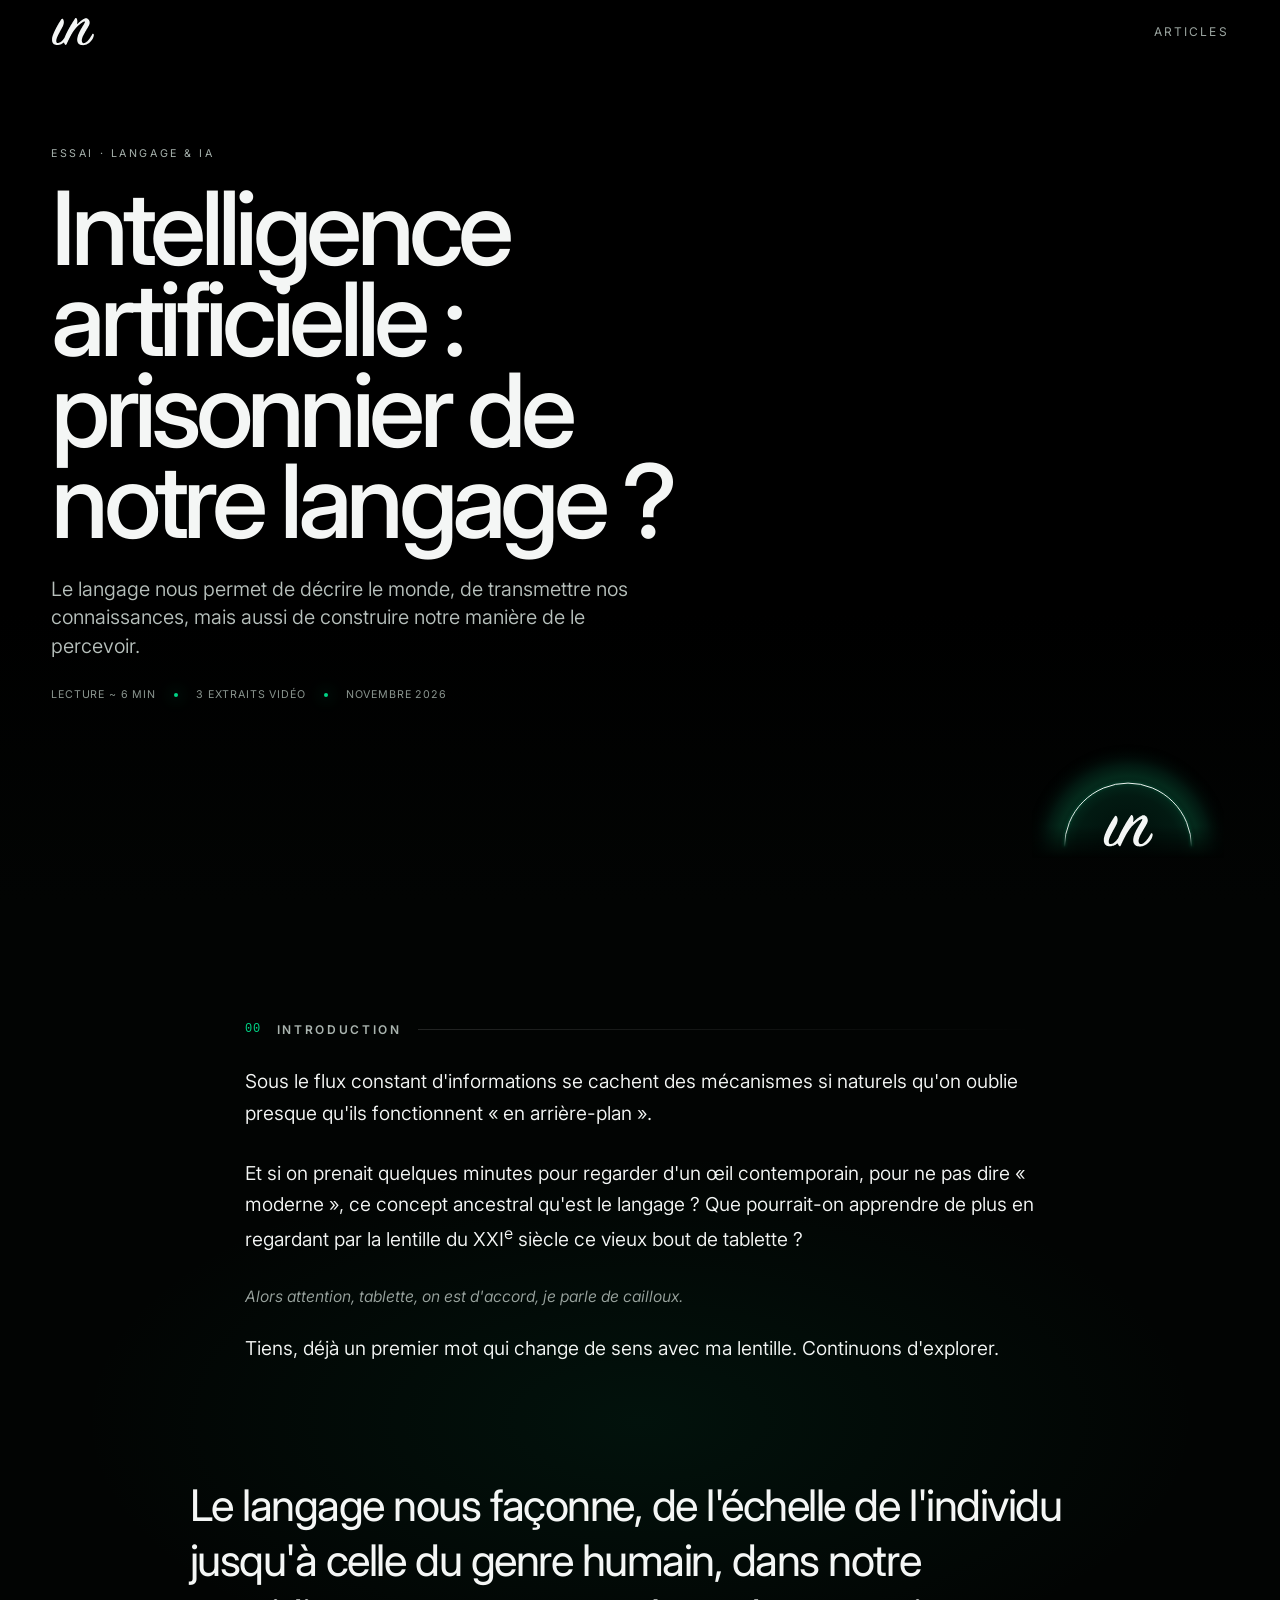
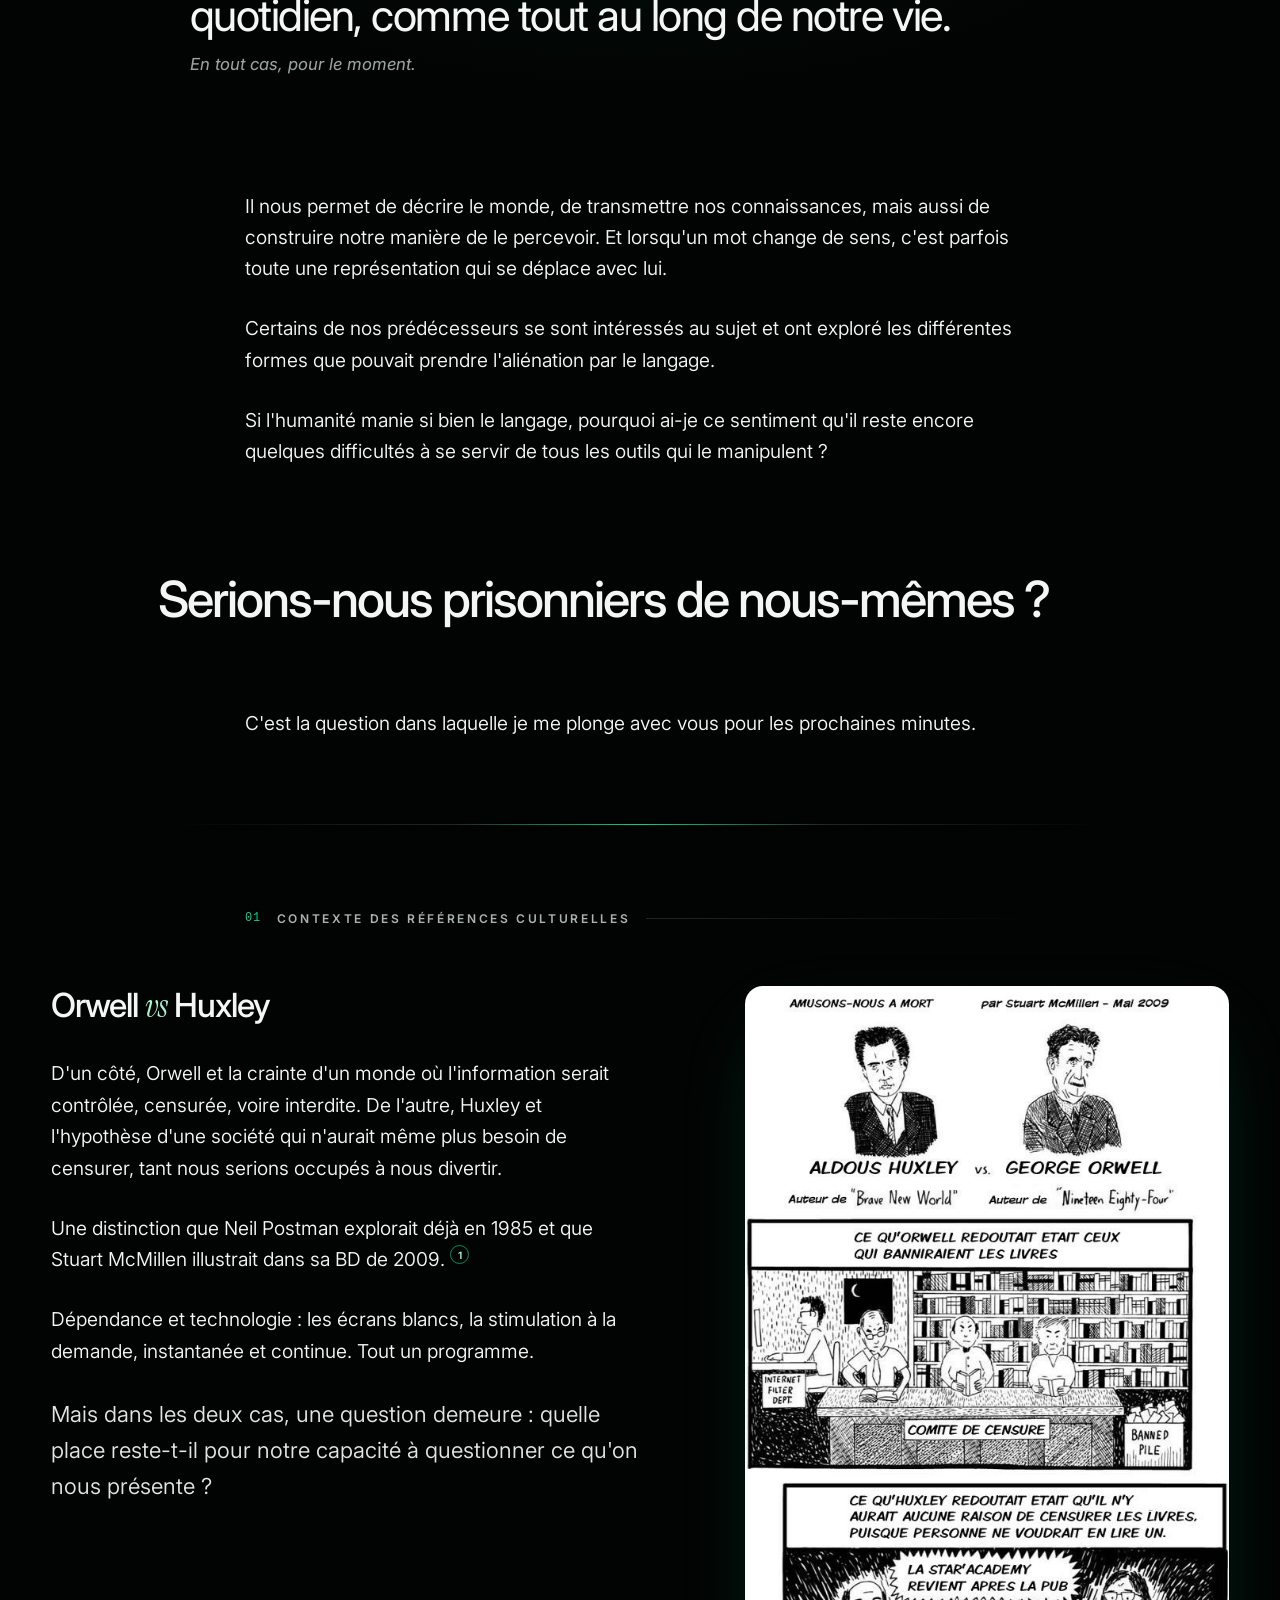
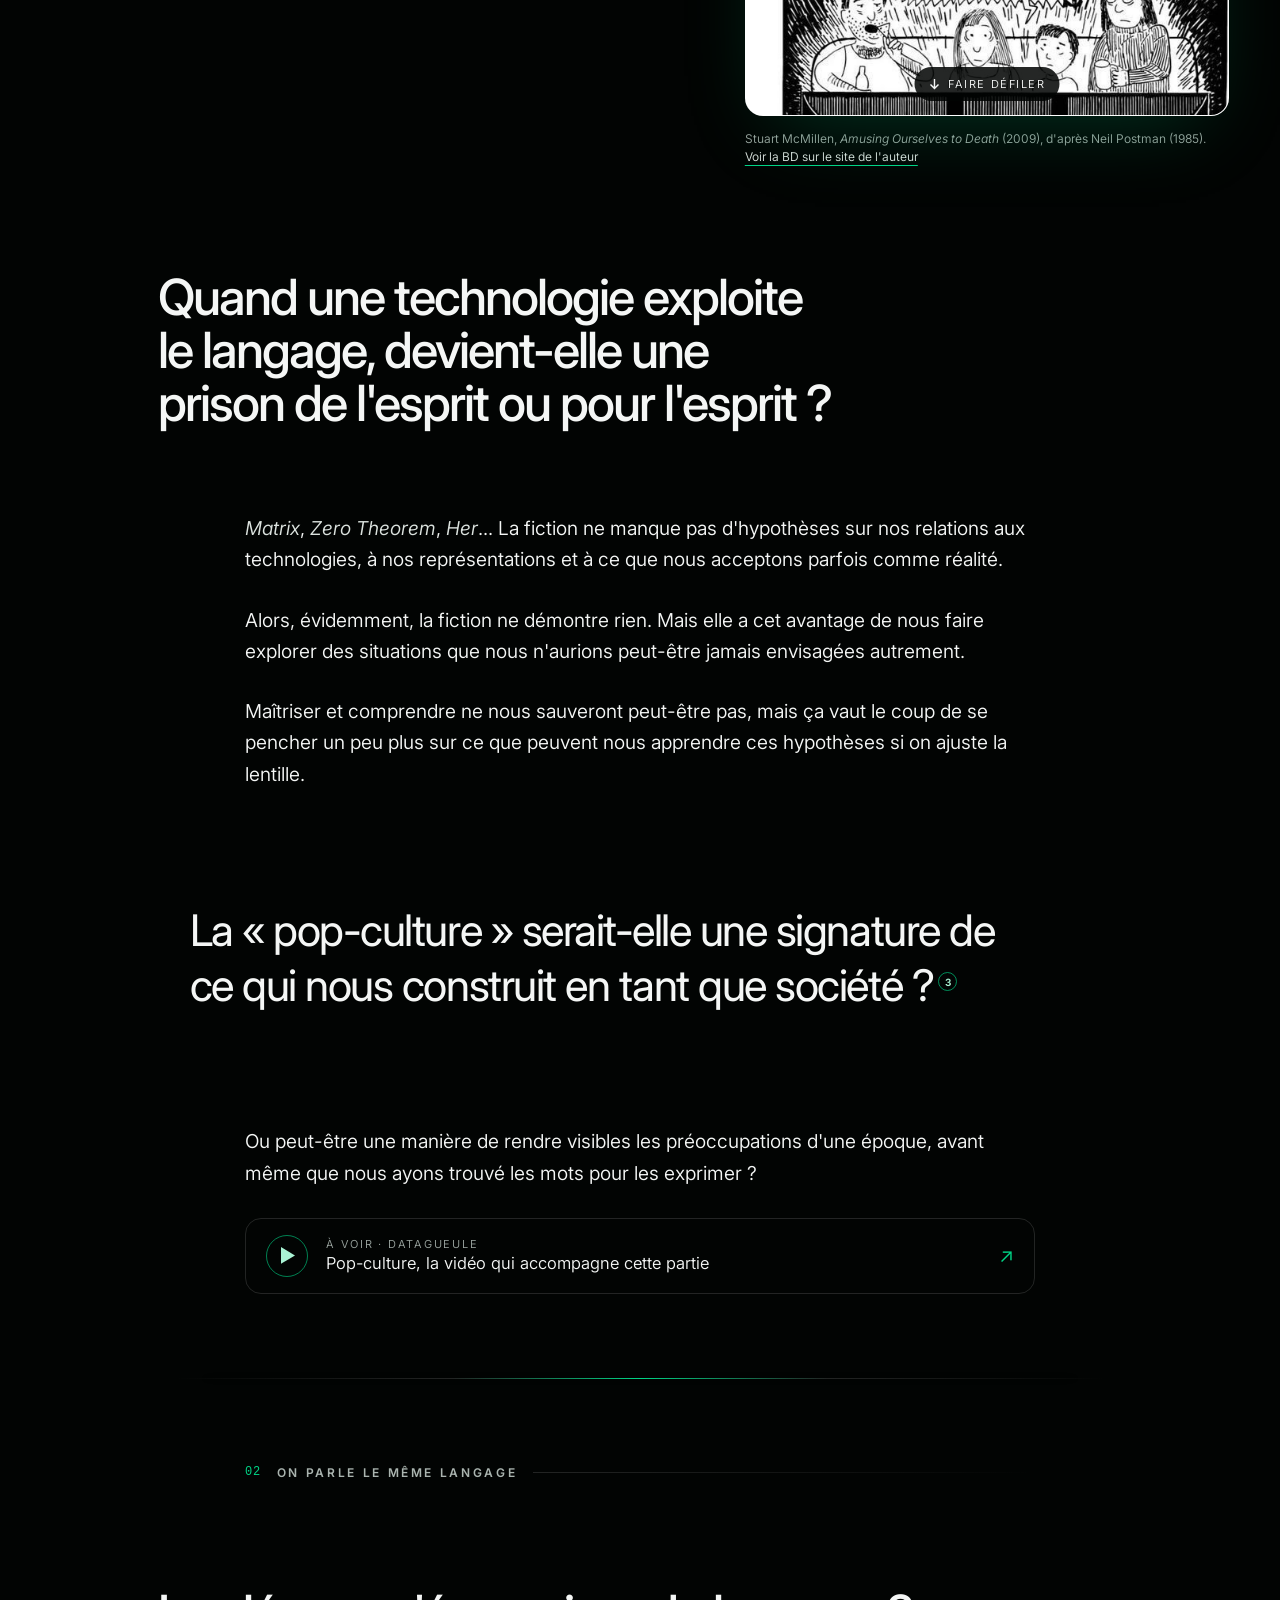
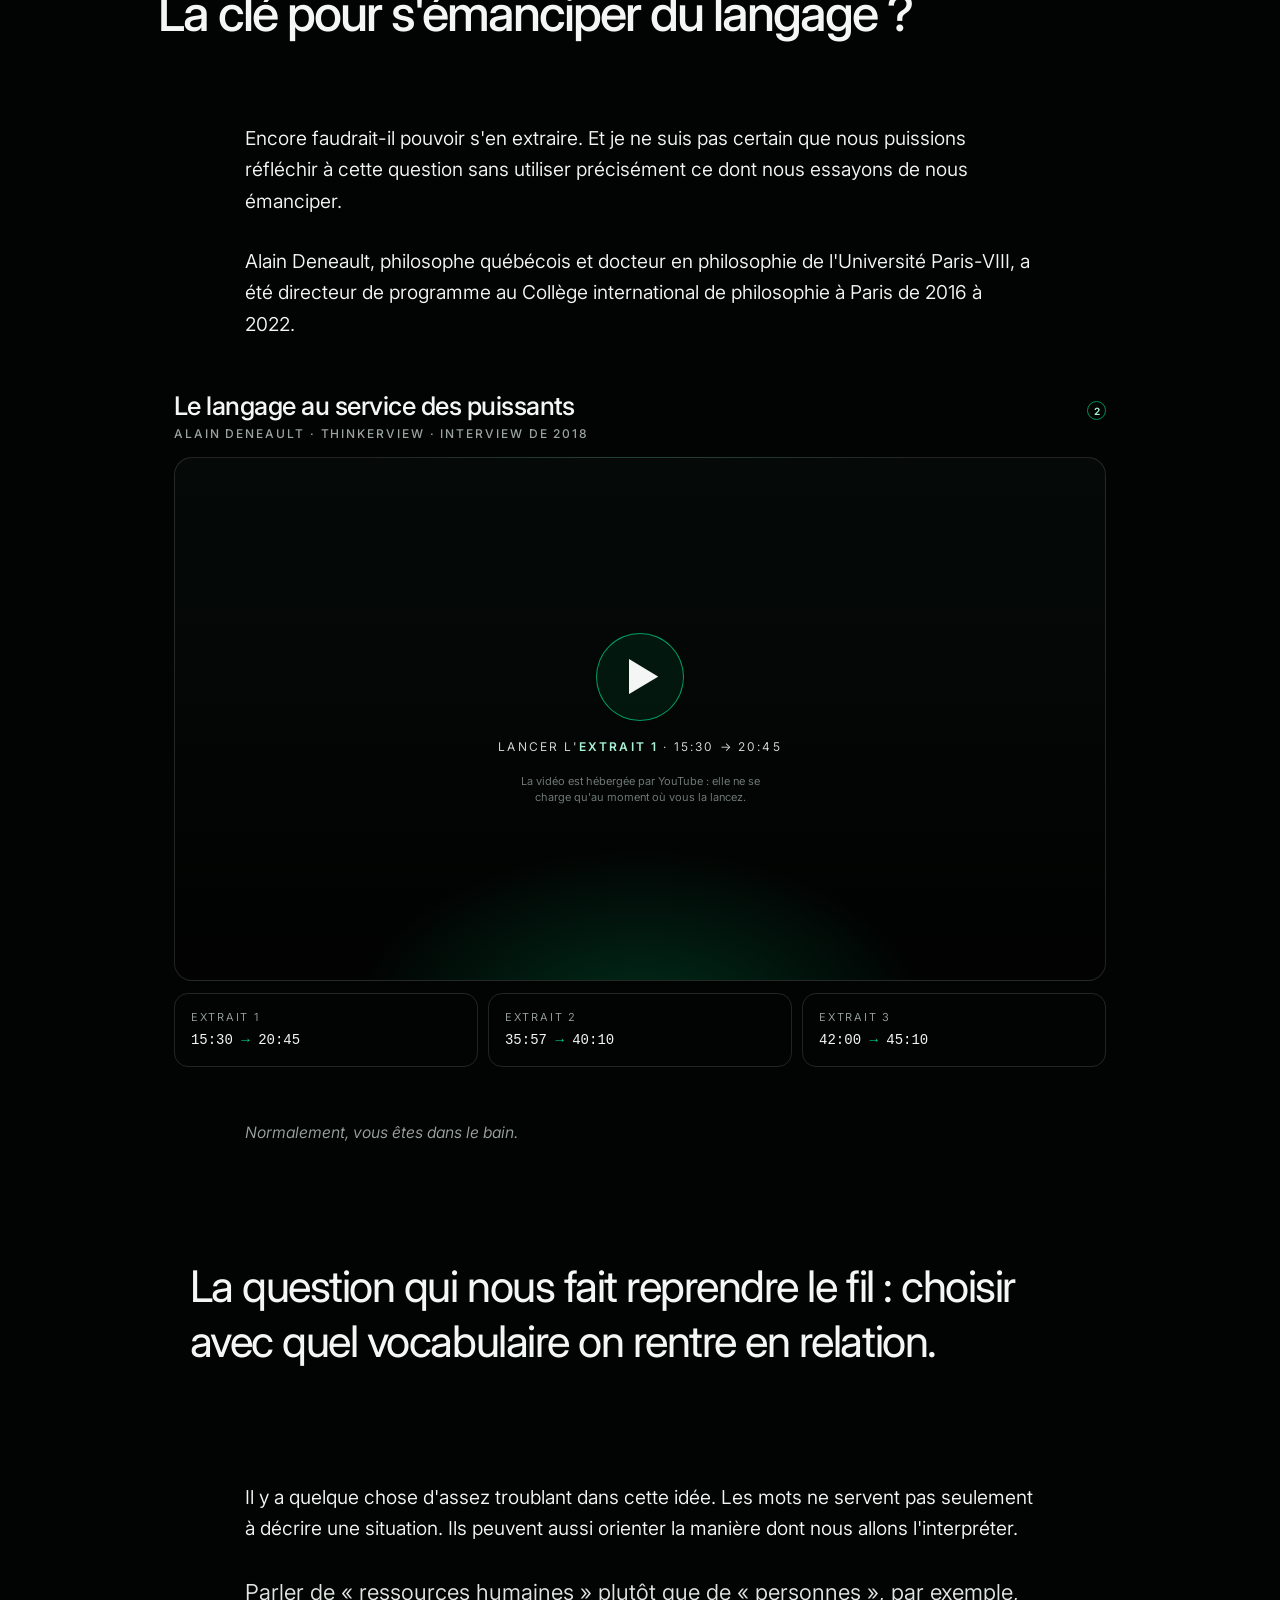
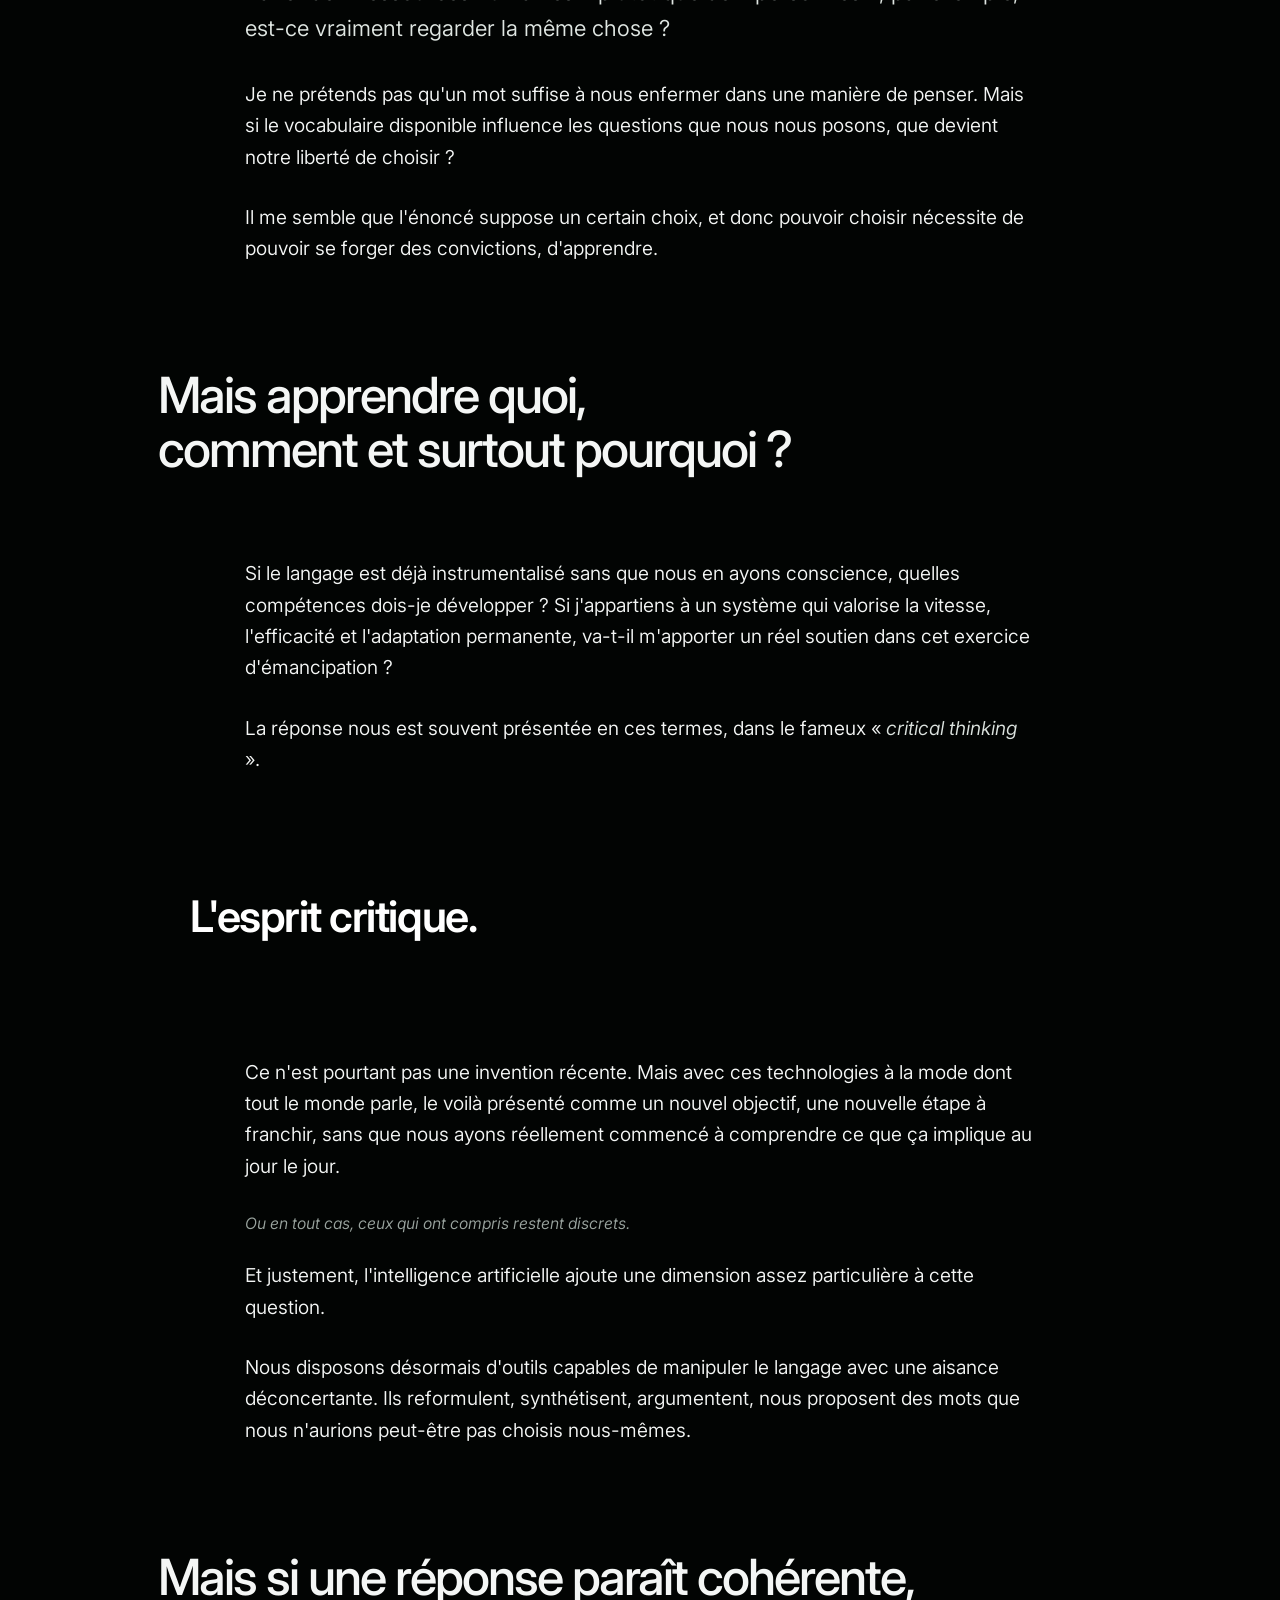
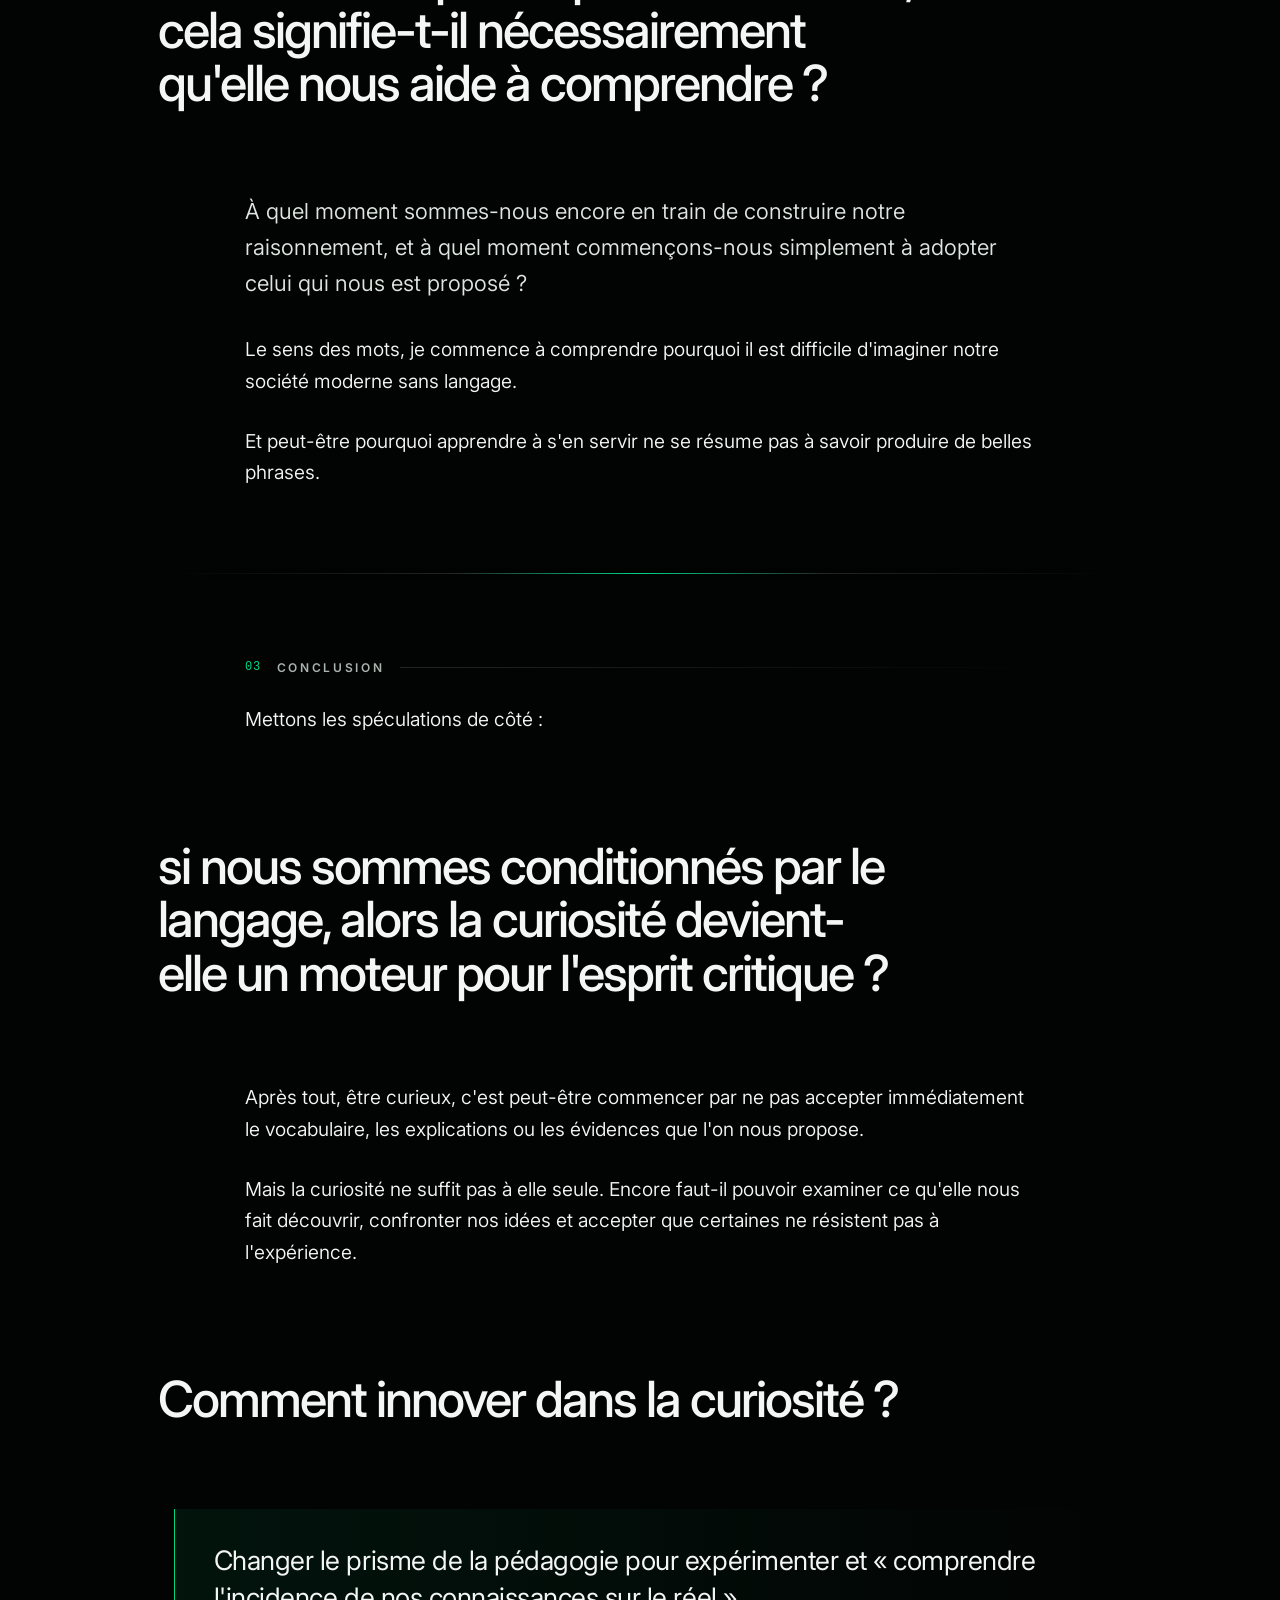
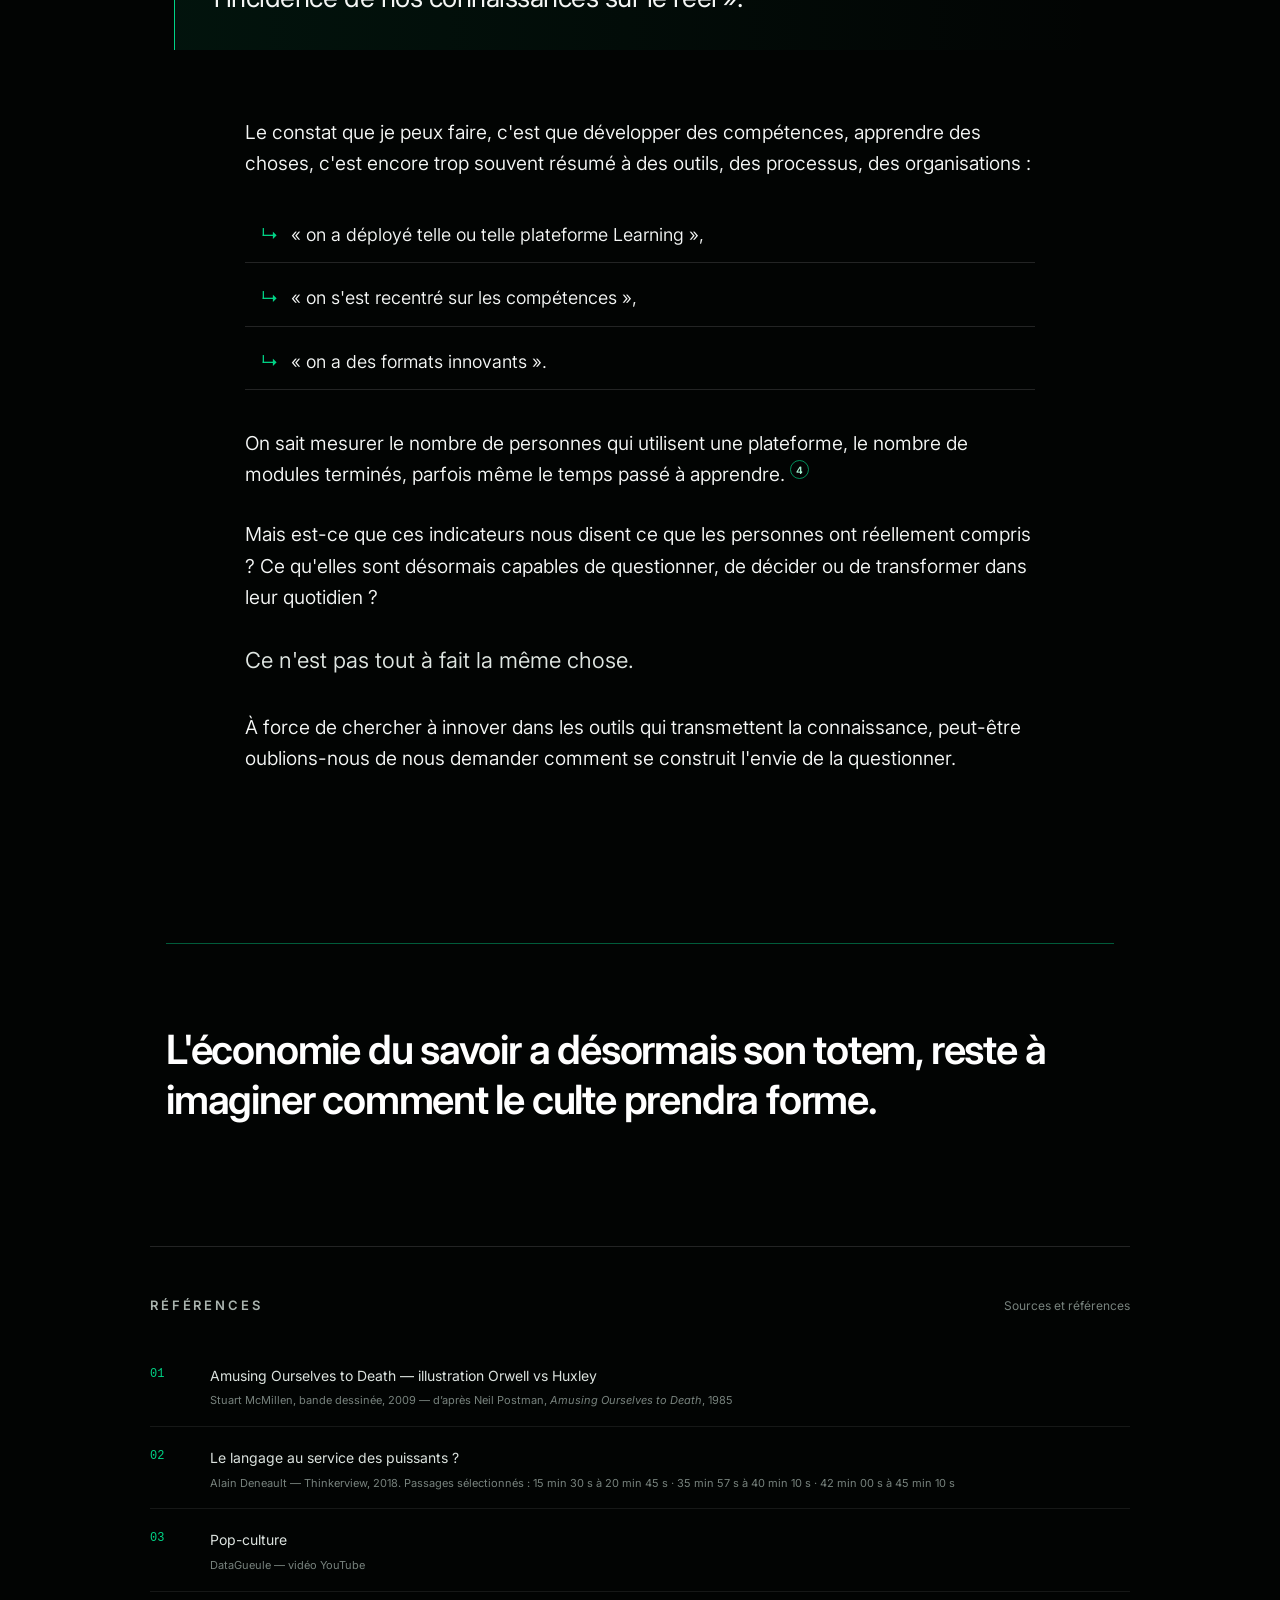
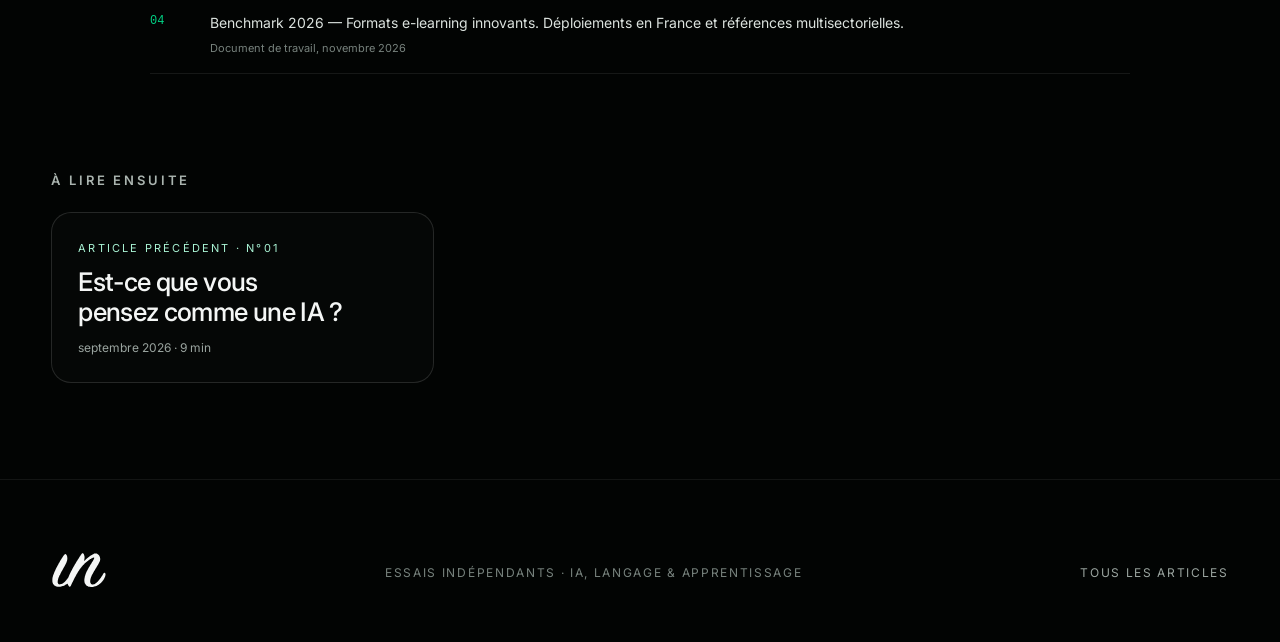
<file: articles/prisonnier-de-notre-langage/index.html>
<!doctype html>
<html lang="fr">
<head>
<meta charset="utf-8">
<meta name="viewport" content="width=device-width,initial-scale=1,viewport-fit=cover">
<meta name="theme-color" content="#020403">
<title>Intelligence artificielle : prisonnier de notre langage ? — in</title>
<meta name="description" content="Le langage nous façonne. Quand des outils le manipulent avec aisance, construisons-nous encore notre raisonnement ou adoptons-nous celui qu&#x27;on nous propose ?">
<link rel="canonical" href="https://jessy-devai.github.io/Articles/articles/prisonnier-de-notre-langage/">
<meta property="og:type" content="article">
<meta property="og:site_name" content="in">
<meta property="og:locale" content="fr_FR">
<meta property="og:title" content="Intelligence artificielle : prisonnier de notre langage ?">
<meta property="og:description" content="Le langage nous façonne. Quand des outils le manipulent avec aisance, construisons-nous encore notre raisonnement ou adoptons-nous celui qu&#x27;on nous propose ?">
<meta property="og:url" content="https://jessy-devai.github.io/Articles/articles/prisonnier-de-notre-langage/">
<meta property="og:image" content="https://jessy-devai.github.io/Articles/articles/prisonnier-de-notre-langage/partage.jpg">
<meta property="og:image:width" content="1200">
<meta property="og:image:height" content="630">
<meta property="article:published_time" content="2026-11-01">
<meta name="twitter:card" content="summary_large_image">
<link rel="icon" href="../../assets/img/favicon.svg" type="image/svg+xml">
<link rel="preconnect" href="https://fonts.googleapis.com">
<link rel="preconnect" href="https://fonts.gstatic.com" crossorigin>
<link rel="stylesheet" href="https://fonts.googleapis.com/css2?family=Inter:opsz,wght@14..32,300..700&amp;family=Instrument+Serif:ital@0;1&amp;display=swap">
<link rel="stylesheet" href="../../assets/css/in.css">
<link rel="stylesheet" href="../../assets/css/article.css">
<script src="../../assets/js/catalogue.js" defer></script>
<script src="../../assets/js/article.js" defer></script>
</head>
<body class="page-article" data-article="prisonnier-de-notre-langage">
<a class="skip" href="#contenu">Aller au contenu</a>

<header class="site-bar">
  <a class="site-logo" href="../../" aria-label="in — retour à l’accueil"><img src="../../assets/img/logo-in.svg" alt="" width="44" height="29"></a>
  <nav class="site-nav" aria-label="Navigation principale">
    <a href="../../#articles">Articles</a>
  </nav>
  <div class="progress" aria-hidden="true"></div>
</header>

<main id="contenu">
  <header class="cover">
    <div class="cover-content">
      <p class="kicker">Essai · Langage &amp; IA</p>
      <h1 style="view-transition-name:t-prisonnier-de-notre-langage">Intelligence artificielle&nbsp;: prisonnier de notre langage&nbsp;?</h1>
      <p class="dek">Le langage nous permet de décrire le monde, de transmettre nos connaissances, mais aussi de construire notre manière de le percevoir.</p>
      <p class="meta"><span>Lecture ~ 6 min</span><span class="dot" aria-hidden="true"></span><span>3 extraits vidéo</span><span class="dot" aria-hidden="true"></span><time datetime="2026-11">Novembre 2026</time></p>
    </div>
    <figure class="cover-art" aria-hidden="true"><img src="../../assets/img/cover-in.svg" alt="" width="620" height="370"></figure>
  </header>

  <article class="article">
<h2 class="part"><span class="part-num">00</span><span>Introduction</span></h2>

<p>Sous le flux constant d'informations se cachent des mécanismes si naturels qu'on oublie presque qu'ils fonctionnent « en arrière-plan ».</p>

<p>Et si on prenait quelques minutes pour regarder d'un œil contemporain, pour ne pas dire « moderne », ce concept ancestral qu'est le langage ? Que pourrait-on apprendre de plus en regardant par la lentille du XXI<sup>e</sup> siècle ce vieux bout de tablette ?</p>

<p class="aside">Alors attention, tablette, on est d'accord, je parle de cailloux.</p>

<p>Tiens, déjà un premier mot qui change de sens avec ma lentille. Continuons d'explorer.</p>

<p class="pull bleed">Le langage nous façonne, de l'échelle de l'individu jusqu'à celle du genre humain, dans notre quotidien, comme tout au long de notre vie. <span class="aside">En tout cas, pour le moment.</span></p>

<p>Il nous permet de décrire le monde, de transmettre nos connaissances, mais aussi de construire notre manière de le percevoir. Et lorsqu'un mot change de sens, c'est parfois toute une représentation qui se déplace avec lui.</p>

<p>Certains de nos prédécesseurs se sont intéressés au sujet et ont exploré les différentes formes que pouvait prendre l'aliénation par le langage.</p>

<p>Si l'humanité manie si bien le langage, pourquoi ai-je ce sentiment qu'il reste encore quelques difficultés à se servir de tous les outils qui le manipulent ?</p>

<p class="big-question bleed">Serions-nous prisonniers de nous-mêmes&nbsp;?</p>

<p>C'est la question dans laquelle je me plonge avec vous pour les prochaines minutes.</p>

<div class="breath bleed"></div>

<h2 class="part"><span class="part-num">01</span><span>Contexte des références culturelles</span></h2>

<div class="split">
  <div class="split-text">
    <h3 class="subhead">Orwell <em>vs</em> Huxley</h3>

    <p>D'un côté, Orwell et la crainte d'un monde où l'information serait contrôlée, censurée, voire interdite. De l'autre, Huxley et l'hypothèse d'une société qui n'aurait même plus besoin de censurer, tant nous serions occupés à nous divertir.</p>

    <p>Une distinction que Neil Postman explorait déjà en 1985 et que Stuart McMillen illustrait dans sa BD de 2009.<a class="ref" href="#ref-1" aria-label="Référence 1">1</a></p>

    <p>Dépendance et technologie : les écrans blancs, la stimulation à la demande, instantanée et continue. Tout un programme.</p>

    <p class="pivot">Mais dans les deux cas, une question demeure : quelle place reste-t-il pour notre capacité à questionner ce qu'on nous présente ?</p>
  </div>

  <figure class="scroller">
    <div class="scroller-frame">
      <div class="scroller-viewport" tabindex="0" role="region" aria-label="Bande dessinée Orwell contre Huxley, zone défilante : faites défiler pour la lire en entier">
        <img src="orwell-vs-huxley.jpg" width="608" height="4805" loading="lazy" decoding="async" alt="Bande dessinée « Amusons-nous à mort » de Stuart McMillen (2009), en version française. Case après case, elle oppose les craintes de George Orwell (1984 : censure, livres interdits, surveillance) à celles d’Aldous Huxley (Le Meilleur des mondes : divertissement permanent, indifférence, plus besoin de censurer puisque plus personne ne veut lire).">
      </div>
      <span class="scroller-hint" aria-hidden="true"><svg viewBox="0 0 12 12"><path d="M6 1v9M2 6.5 6 10.5l4-4" fill="none" stroke="currentColor" stroke-width="1.4"/></svg>Faire défiler</span>
    </div>
    <figcaption>Stuart McMillen, <cite>Amusing Ourselves to Death</cite> (2009), d'après Neil Postman (1985). <a href="https://www.stuartmcmillen.com/blog/amusing-ourselves-to-death/" target="_blank" rel="noopener">Voir la BD sur le site de l'auteur<span class="sr-only"> (nouvel onglet)</span></a></figcaption>
  </figure>
</div>

<p class="big-question bleed">Quand une technologie exploite le langage, devient-elle une prison de l'esprit ou pour l'esprit&nbsp;?</p>

<p><em>Matrix</em>, <em>Zero Theorem</em>, <em>Her</em>... La fiction ne manque pas d'hypothèses sur nos relations aux technologies, à nos représentations et à ce que nous acceptons parfois comme réalité.</p>

<p>Alors, évidemment, la fiction ne démontre rien. Mais elle a cet avantage de nous faire explorer des situations que nous n'aurions peut-être jamais envisagées autrement.</p>

<p>Maîtriser et comprendre ne nous sauveront peut-être pas, mais ça vaut le coup de se pencher un peu plus sur ce que peuvent nous apprendre ces hypothèses si on ajuste la lentille.</p>

<p class="pull bleed">La « pop-culture » serait-elle une signature de ce qui nous construit en tant que société&nbsp;?<a class="ref" href="#ref-3" aria-label="Référence 3">3</a></p>

<p>Ou peut-être une manière de rendre visibles les préoccupations d'une époque, avant même que nous ayons trouvé les mots pour les exprimer ?</p>

<a class="linkcard" href="https://www.youtube.com/watch?v=kn6aWJON3L4" target="_blank" rel="noopener">
  <span class="ic" aria-hidden="true"><svg viewBox="0 0 10 12"><path d="M0 0v12l10-6z"/></svg></span>
  <span><small>À voir · DataGueule</small>Pop-culture, la vidéo qui accompagne cette partie<span class="sr-only"> (YouTube, nouvel onglet)</span></span>
  <span class="go" aria-hidden="true">↗</span>
</a>

<div class="breath bleed"></div>

<h2 class="part"><span class="part-num">02</span><span>On parle le même langage</span></h2>

<p class="big-question bleed">La clé pour s'émanciper du langage&nbsp;?</p>

<p>Encore faudrait-il pouvoir s'en extraire. Et je ne suis pas certain que nous puissions réfléchir à cette question sans utiliser précisément ce dont nous essayons de nous émanciper.</p>

<p>Alain Deneault, philosophe québécois et docteur en philosophie de l'Université Paris-VIII, a été directeur de programme au Collège international de philosophie à Paris de 2016 à 2022.</p>

<section class="video bleed" data-yt="IBdj4Z0FtZU" data-title="Alain Deneault — Le langage au service des puissants ? (Thinkerview, 2018)" aria-labelledby="video-deneault">
  <div class="video-head">
    <h3 class="video-title" id="video-deneault">Le langage au service des puissants<small>Alain Deneault · Thinkerview · interview de 2018</small></h3>
    <a class="ref" href="#ref-2" aria-label="Référence 2">2</a>
  </div>
  <div class="video-stage">
    <button class="video-poster" type="button">
      <span class="play" aria-hidden="true"><svg viewBox="0 0 10 12"><path d="M0 0v12l10-6z"/></svg></span>
      <span class="label">Lancer l'<b>extrait 1</b> · 15:30 → 20:45</span>
      <span class="consent">La vidéo est hébergée par YouTube : elle ne se charge qu'au moment où vous la lancez.</span>
    </button>
  </div>
  <ol class="chapters" aria-label="Extraits sélectionnés">
    <li><a href="https://www.youtube.com/watch?v=IBdj4Z0FtZU&amp;t=930s" data-start="930" data-end="1245"><span class="n">Extrait 1</span><span class="t">15:30 <i>→</i> 20:45</span></a></li>
    <li><a href="https://www.youtube.com/watch?v=IBdj4Z0FtZU&amp;t=2157s" data-start="2157" data-end="2410"><span class="n">Extrait 2</span><span class="t">35:57 <i>→</i> 40:10</span></a></li>
    <li><a href="https://www.youtube.com/watch?v=IBdj4Z0FtZU&amp;t=2520s" data-start="2520" data-end="2710"><span class="n">Extrait 3</span><span class="t">42:00 <i>→</i> 45:10</span></a></li>
  </ol>
</section>

<p class="aside">Normalement, vous êtes dans le bain.</p>

<p class="pull bleed">La question qui nous fait reprendre le fil : choisir avec quel vocabulaire on rentre en relation.</p>

<p>Il y a quelque chose d'assez troublant dans cette idée. Les mots ne servent pas seulement à décrire une situation. Ils peuvent aussi orienter la manière dont nous allons l'interpréter.</p>

<p class="pivot">Parler de « ressources humaines » plutôt que de « personnes », par exemple, est-ce vraiment regarder la même chose ?</p>

<p>Je ne prétends pas qu'un mot suffise à nous enfermer dans une manière de penser. Mais si le vocabulaire disponible influence les questions que nous nous posons, que devient notre liberté de choisir ?</p>

<p>Il me semble que l'énoncé suppose un certain choix, et donc pouvoir choisir nécessite de pouvoir se forger des convictions, d'apprendre.</p>

<p class="big-question bleed">Mais apprendre quoi, comment et surtout pourquoi&nbsp;?</p>

<p>Si le langage est déjà instrumentalisé sans que nous en ayons conscience, quelles compétences dois-je développer ? Si j'appartiens à un système qui valorise la vitesse, l'efficacité et l'adaptation permanente, va-t-il m'apporter un réel soutien dans cet exercice d'émancipation ?</p>

<p>La réponse nous est souvent présentée en ces termes, dans le fameux « <em lang="en">critical thinking</em> ».</p>

<p class="pull bleed"><strong>L'esprit critique.</strong></p>

<p>Ce n'est pourtant pas une invention récente. Mais avec ces technologies à la mode dont tout le monde parle, le voilà présenté comme un nouvel objectif, une nouvelle étape à franchir, sans que nous ayons réellement commencé à comprendre ce que ça implique au jour le jour.</p>

<p class="aside">Ou en tout cas, ceux qui ont compris restent discrets.</p>

<p>Et justement, l'intelligence artificielle ajoute une dimension assez particulière à cette question.</p>

<p>Nous disposons désormais d'outils capables de manipuler le langage avec une aisance déconcertante. Ils reformulent, synthétisent, argumentent, nous proposent des mots que nous n'aurions peut-être pas choisis nous-mêmes.</p>

<p class="big-question bleed">Mais si une réponse paraît cohérente, cela signifie-t-il nécessairement qu'elle nous aide à comprendre&nbsp;?</p>

<p class="pivot">À quel moment sommes-nous encore en train de construire notre raisonnement, et à quel moment commençons-nous simplement à adopter celui qui nous est proposé ?</p>

<p>Le sens des mots, je commence à comprendre pourquoi il est difficile d'imaginer notre société moderne sans langage.</p>

<p>Et peut-être pourquoi apprendre à s'en servir ne se résume pas à savoir produire de belles phrases.</p>

<div class="breath bleed"></div>

<h2 class="part"><span class="part-num">03</span><span>Conclusion</span></h2>

<p>Mettons les spéculations de côté :</p>

<p class="big-question bleed">si nous sommes conditionnés par le langage, alors la curiosité devient-elle un moteur pour l'esprit critique&nbsp;?</p>

<p>Après tout, être curieux, c'est peut-être commencer par ne pas accepter immédiatement le vocabulaire, les explications ou les évidences que l'on nous propose.</p>

<p>Mais la curiosité ne suffit pas à elle seule. Encore faut-il pouvoir examiner ce qu'elle nous fait découvrir, confronter nos idées et accepter que certaines ne résistent pas à l'expérience.</p>

<p class="big-question bleed">Comment innover dans la curiosité&nbsp;?</p>

<blockquote class="bleed">Changer le prisme de la pédagogie pour expérimenter et « comprendre l'incidence de nos connaissances sur le réel ».</blockquote>

<p>Le constat que je peux faire, c'est que développer des compétences, apprendre des choses, c'est encore trop souvent résumé à des outils, des processus, des organisations :</p>

<ul class="skills">
  <li>« on a déployé telle ou telle plateforme Learning »,</li>
  <li>« on s'est recentré sur les compétences »,</li>
  <li>« on a des formats innovants ».</li>
</ul>

<p>On sait mesurer le nombre de personnes qui utilisent une plateforme, le nombre de modules terminés, parfois même le temps passé à apprendre.<a class="ref" href="#ref-4" aria-label="Référence 4">4</a></p>

<p>Mais est-ce que ces indicateurs nous disent ce que les personnes ont réellement compris ? Ce qu'elles sont désormais capables de questionner, de décider ou de transformer dans leur quotidien ?</p>

<p class="pivot">Ce n'est pas tout à fait la même chose.</p>

<p>À force de chercher à innover dans les outils qui transmettent la connaissance, peut-être oublions-nous de nous demander comment se construit l'envie de la questionner.</p>

<p class="ending bleed"><strong>L'économie du savoir a désormais son totem, reste à imaginer comment le culte prendra forme.</strong></p>
  </article>

  <section class="references" aria-labelledby="refs-title">
    <div class="references-head"><h2 id="refs-title">Références</h2><span class="note">Sources et références</span></div>
    <ol>
<li id="ref-1"><span class="refnum">01</span><div><a href="https://www.stuartmcmillen.com/blog/amusing-ourselves-to-death/" target="_blank" rel="noopener">Amusing Ourselves to Death — illustration Orwell vs Huxley</a><small>Stuart McMillen, bande dessinée, 2009 — d’après Neil Postman, <cite>Amusing Ourselves to Death</cite>, 1985</small></div></li>
      <li id="ref-2"><span class="refnum">02</span><div><a href="https://www.youtube.com/watch?v=IBdj4Z0FtZU" target="_blank" rel="noopener">Le langage au service des puissants ?</a><small>Alain Deneault — Thinkerview, 2018. Passages sélectionnés : 15 min 30 s à 20 min 45 s · 35 min 57 s à 40 min 10 s · 42 min 00 s à 45 min 10 s</small></div></li>
      <li id="ref-3"><span class="refnum">03</span><div><a href="https://www.youtube.com/watch?v=kn6aWJON3L4" target="_blank" rel="noopener">Pop-culture</a><small>DataGueule — vidéo YouTube</small></div></li>
      <li id="ref-4"><span class="refnum">04</span><div><span class="src">Benchmark 2026 — Formats e-learning innovants. Déploiements en France et références multisectorielles.</span><small>Document de travail, novembre 2026</small></div></li>
    </ol>
  </section>

  <nav class="read-next" aria-label="À lire ensuite" hidden><h2>À lire ensuite</h2></nav>
</main>

<footer class="site-footer">
  <div class="inner">
    <a class="foot-mark" href="../../" aria-label="in — accueil"><img src="../../assets/img/logo-in.svg" alt="" width="56" height="36"></a>
    <p>Essais indépendants · IA, langage &amp; apprentissage</p>
    <p class="foot-nav"><a href="../../#articles">Tous les articles</a></p>
  </div>
</footer>
</body>
</html>
</file>
<file: assets/css/in.css>
/* ==========================================================================
   in — socle commun (toutes les pages)
   Couleurs, typographie, barre de navigation, pied de page, accessibilité.
   ========================================================================== */

:root{
  --bg:#020403;
  --bg2:#06100c;
  --ink:#f4f6f5;
  --ink-2:#dbe2de;
  --muted:#9aa49f;          /* contraste ≥ 7:1 sur --bg */
  --faint:#77827d;          /* contraste ≥ 4.5:1 sur --bg */
  --line:rgba(255,255,255,.13);
  --line-soft:rgba(255,255,255,.07);
  --green:#00d486;
  --green-ink:#a9f3d4;
  --green-soft:rgba(0,212,134,.16);
  --teal:#50F6D2;
  --blue:#50BFF6;
  /* Dégradé dynamique vert → turquoise → bleu : arc et lumières du hero,
     pastille « Dernier essai », barre de lecture, filets des titres de section. */
  --grad:linear-gradient(90deg,var(--green),var(--teal) 50%,var(--blue));
  --sans:Inter,ui-sans-serif,system-ui,-apple-system,BlinkMacSystemFont,"Segoe UI",Roboto,sans-serif;
  --serif:"Instrument Serif",Georgia,"Times New Roman",serif;
  --mono:ui-monospace,SFMono-Regular,Menlo,Consolas,monospace;
  --gutter:clamp(16px,4vw,56px);
  --wide:1220px;
  --ease:cubic-bezier(.2,.7,.1,1);
  color-scheme:dark;
}

*,*::before,*::after{box-sizing:border-box}
html{background:var(--bg);-webkit-text-size-adjust:100%;text-size-adjust:100%;scroll-padding-top:84px}
@media (prefers-reduced-motion:no-preference){html{scroll-behavior:smooth}}
body{margin:0;min-height:100vh;background:var(--bg);color:var(--ink);font-family:var(--sans);line-height:1.66;-webkit-font-smoothing:antialiased;-moz-osx-font-smoothing:grayscale;overflow-x:clip}
img,svg,video,iframe{max-width:100%}
img{height:auto}
a{color:inherit}
button{font:inherit;color:inherit}
::selection{background:var(--green);color:#001b11}

/* --- Accessibilité ------------------------------------------------------ */
.skip{position:absolute;left:12px;top:-100px;z-index:100;padding:12px 18px;border-radius:999px;background:var(--green);color:#001b11;font-weight:650;text-decoration:none;transition:top .2s}
.skip:focus{top:12px}
:focus-visible{outline:2px solid var(--green);outline-offset:4px;border-radius:4px}
.sr-only{position:absolute!important;width:1px;height:1px;padding:0;margin:-1px;overflow:hidden;clip:rect(0 0 0 0);white-space:nowrap;border:0}

/* --- Monogramme « in » -------------------------------------------------- */
.in-mark{display:block;width:100%;height:auto;fill:currentColor}

/* --- Barre du site ------------------------------------------------------ */
.site-bar{position:fixed;inset:0 0 auto;z-index:50;display:flex;align-items:center;justify-content:space-between;gap:16px;height:64px;padding:0 var(--gutter);padding-top:env(safe-area-inset-top);transition:background .3s,border-color .3s;border-bottom:1px solid transparent}
.site-bar.is-scrolled{background:rgba(2,4,3,.72);-webkit-backdrop-filter:blur(14px) saturate(1.2);backdrop-filter:blur(14px) saturate(1.2);border-bottom-color:var(--line-soft)}
.site-logo{display:flex;align-items:center;width:44px;padding:6px 0;color:var(--ink);text-decoration:none;view-transition-name:in-logo}
.site-logo:hover{color:var(--green-ink)}
.site-nav{display:flex;align-items:center;gap:clamp(14px,3vw,30px);font-size:12px;letter-spacing:.18em;text-transform:uppercase}
.site-nav a{position:relative;padding:10px 0;text-decoration:none;color:var(--muted);transition:color .2s}
.site-nav a:hover,.site-nav a[aria-current="page"]{color:var(--ink)}
.site-nav a::after{content:"";position:absolute;left:0;right:0;bottom:4px;height:1px;background:var(--green);transform:scaleX(0);transform-origin:left;transition:transform .35s var(--ease)}
.site-nav a:hover::after{transform:scaleX(1)}

/* Barre de progression de lecture (CSS scroll-driven, sinon JS) */
.progress{position:absolute;left:0;right:0;bottom:-1px;height:2px;background:var(--grad);box-shadow:0 0 14px color-mix(in srgb,var(--teal) 60%,transparent);transform-origin:left;transform:scaleX(var(--p,0))}
@supports (animation-timeline:scroll()){
  .progress{animation:progress linear both;animation-timeline:scroll(root)}
  @keyframes progress{from{transform:scaleX(0)}to{transform:scaleX(1)}}
}

/* --- Pied de page ------------------------------------------------------- */
.site-footer{position:relative;padding:72px var(--gutter) calc(48px + env(safe-area-inset-bottom));border-top:1px solid var(--line-soft);color:var(--faint);font-size:12px;letter-spacing:.14em;text-transform:uppercase}
.site-footer .inner{max-width:var(--wide);margin:0 auto;display:flex;flex-wrap:wrap;align-items:center;justify-content:space-between;gap:24px}
.site-footer .foot-mark{width:56px;color:var(--ink)}
.site-footer a{text-decoration:none;color:var(--muted)}
.site-footer a:hover{color:var(--ink)}
.site-footer p{margin:0}

/* --- Transitions entre pages (navigateurs compatibles) ------------------ */
@view-transition{navigation:auto}
::view-transition-old(root),::view-transition-new(root){animation-duration:.45s;animation-timing-function:var(--ease)}

@media (prefers-reduced-motion:reduce){
  *,*::before,*::after{animation-duration:.001ms!important;animation-iteration-count:1!important;transition-duration:.001ms!important}
  @view-transition{navigation:none}
  .progress{animation-duration:auto!important}
}

@media print{
  .site-bar,.skip,.site-footer .foot-nav{display:none!important}
}
</file>
<file: assets/css/home.css>
/* ==========================================================================
   in — page d'accueil
   ========================================================================== */

.page-home .site-logo{opacity:0;transform:translateY(-6px);transition:opacity .4s,transform .4s var(--ease);pointer-events:none}
.page-home .site-bar.is-past-hero .site-logo{opacity:1;transform:none;pointer-events:auto}

/* --- Hero --------------------------------------------------------------- */
.hero{position:relative;isolation:isolate;display:flex;flex-direction:column;align-items:center;min-height:100vh;min-height:100svh;padding:calc(64px + env(safe-area-inset-top)) var(--gutter) 28px;overflow:hidden;text-align:center;--mx:50%;--my:40%}
@property --drift{syntax:"<percentage>";inherits:false;initial-value:0%}
.hero::before{content:"";position:absolute;inset:0;z-index:-1;background:radial-gradient(520px 420px at var(--mx) var(--my),color-mix(in srgb,var(--teal) 9%,transparent),transparent 70%),radial-gradient(900px 560px at calc(34% + var(--drift)) 66%,color-mix(in srgb,var(--green) 11%,transparent),transparent 65%),radial-gradient(900px 560px at calc(66% - var(--drift)) 56%,color-mix(in srgb,var(--blue) 13%,transparent),transparent 65%);animation:drift 16s ease-in-out infinite alternate}
@keyframes drift{to{--drift:14%}}
.hero::after{content:"";position:absolute;inset:0;z-index:-1;opacity:.05;pointer-events:none;background-image:url("data:image/svg+xml,%3Csvg xmlns='http://www.w3.org/2000/svg' width='160' height='160'%3E%3Cfilter id='n'%3E%3CfeTurbulence type='fractalNoise' baseFrequency='.9' numOctaves='2' stitchTiles='stitch'/%3E%3C/filter%3E%3Crect width='100%25' height='100%25' filter='url(%23n)'/%3E%3C/svg%3E")}


.hero-title{margin:0;line-height:0;flex:1 0 auto;display:flex;align-items:center;justify-content:center;width:100%}
.emblem{--w:clamp(420px,min(88vw,(100svh - 290px) * 2.14),1160px);display:block;flex:none;width:var(--w);max-width:none;height:auto;margin:0 calc((100% - var(--w)) / 2);overflow:visible}

/* Arc : se trace depuis le sommet vers les deux côtés */
.emblem .arc{fill:none;stroke:url(#arc-fade);stroke-width:2.6;stroke-linecap:round;stroke-dasharray:1;stroke-dashoffset:1;animation:draw 1.5s cubic-bezier(.6,.1,.2,1) .25s forwards}
.emblem .arc-glow{fill:none;stroke:url(#arc-color);stroke-width:8;stroke-opacity:.42;filter:url(#soft);stroke-dasharray:1;stroke-dashoffset:1;animation:draw 1.5s cubic-bezier(.6,.1,.2,1) .25s forwards}
.emblem .halo{opacity:0;transform-origin:718px 484px;animation:halo 2.4s var(--ease) .5s forwards}
/* Reflet qui parcourt l'arc, en boucle lente */
.emblem .sweep{fill:none;stroke:#eafcff;stroke-width:3.4;stroke-linecap:round;stroke-dasharray:.08 .92;stroke-dashoffset:.08;opacity:0;filter:url(#soft-s);animation:sweep 7s linear 3.2s infinite}
/* Dégradé de l'arc : les trois teintes glissent lentement d'un bout à l'autre */
.emblem .c1{stop-color:var(--green);animation:hue-a 12s ease-in-out infinite}
.emblem .c2{stop-color:var(--teal);animation:hue-b 12s ease-in-out infinite}
.emblem .c3{stop-color:var(--blue);animation:hue-c 12s ease-in-out infinite}
@keyframes hue-a{0%,100%{stop-color:var(--green)}33%{stop-color:var(--teal)}66%{stop-color:var(--blue)}}
@keyframes hue-b{0%,100%{stop-color:var(--teal)}33%{stop-color:var(--blue)}66%{stop-color:var(--green)}}
@keyframes hue-c{0%,100%{stop-color:var(--blue)}33%{stop-color:var(--green)}66%{stop-color:var(--teal)}}
/* Le monogramme s'écrit */
.emblem .pen{fill:none;stroke:#fff;stroke-width:30;stroke-linecap:round;stroke-linejoin:round;stroke-dasharray:1;stroke-dashoffset:1;animation:draw 1.6s cubic-bezier(.55,.05,.35,1) 1s forwards}
.emblem .glyph-full{opacity:0;animation:fade .5s ease 2.55s forwards}

@keyframes draw{to{stroke-dashoffset:0}}
@keyframes fade{to{opacity:1}}
@keyframes halo{from{opacity:0;transform:scale(.86)}to{opacity:1;transform:none}}
@keyframes sweep{0%{stroke-dashoffset:.08;opacity:0}8%{opacity:1}46%{opacity:1}54%{stroke-dashoffset:-.92;opacity:0}100%{stroke-dashoffset:-.92;opacity:0}}
@keyframes rise{from{opacity:0;transform:translateY(14px)}to{opacity:1;transform:none}}


.hero-foot{position:relative;z-index:2;display:flex;justify-content:center;width:min(var(--wide),100%);margin-top:clamp(16px,4vh,48px);animation:rise 1s var(--ease) 2.45s both}
.scroll-cue{display:flex;flex-direction:column;align-items:center;gap:10px;padding:8px;font-size:10.5px;letter-spacing:.22em;text-transform:uppercase;color:var(--muted);text-decoration:none}
.scroll-cue:hover{color:var(--ink)}
.scroll-cue i{position:relative;display:block;width:1px;height:46px;background:linear-gradient(var(--line),transparent);overflow:hidden}
.scroll-cue i::after{content:"";position:absolute;left:0;top:-40%;width:1px;height:40%;background:var(--green);animation:drip 2.2s var(--ease) 3s infinite}
@keyframes drip{to{top:110%}}

/* Le hero s'efface en douceur au défilement (navigateurs compatibles) */
@supports (animation-timeline:view()){
  @media (prefers-reduced-motion:no-preference){
    .hero-title{animation:hero-out linear both;animation-timeline:view();animation-range:exit 0% exit 90%}
    @keyframes hero-out{to{opacity:.15;transform:translateY(-8%) scale(.94)}}
    .reveal{animation:reveal linear both;animation-timeline:view();animation-range:entry 0% entry 55%}
    @keyframes reveal{from{opacity:0;transform:translateY(40px)}to{opacity:1;transform:none}}
  }
}

/* --- Sections ----------------------------------------------------------- */
.section{width:min(var(--wide),100% - 2 * var(--gutter));margin:0 auto;padding:clamp(72px,12vh,140px) 0 0}
.eyebrow{display:flex;align-items:center;gap:14px;margin:0 0 28px;font-size:12px;font-weight:600;letter-spacing:.22em;text-transform:uppercase;color:#aab4af}
.eyebrow::before{content:"";width:28px;height:1px;background:var(--grad);box-shadow:0 0 12px var(--teal)}
.eyebrow .count{margin-left:auto;font-family:var(--mono);font-weight:500;letter-spacing:.06em;color:var(--faint)}

/* Dernier essai, mis en avant */
.feature{position:relative;display:grid;grid-template-columns:minmax(0,.9fr) minmax(0,2fr);gap:clamp(20px,5vw,72px);align-items:end;padding:clamp(28px,5vw,64px);border:1px solid var(--line);border-radius:clamp(22px,3vw,34px);background:linear-gradient(180deg,rgba(255,255,255,.025),rgba(255,255,255,.005));text-decoration:none;overflow:hidden;isolation:isolate;transition:border-color .35s;--fx:70%;--fy:30%}
.feature::before{content:"";position:absolute;inset:0;z-index:-1;background:radial-gradient(480px 340px at var(--fx) var(--fy),rgba(0,212,134,.11),transparent 70%);opacity:.6;transition:opacity .4s}
.feature::after{content:"";position:absolute;z-index:-1;right:-14%;bottom:-62%;width:min(780px,90%);aspect-ratio:1;border-radius:50%;border:1px solid rgba(255,255,255,.12);box-shadow:0 0 60px rgba(0,212,134,.12),inset 0 0 60px rgba(0,212,134,.06)}
.feature:hover{border-color:rgba(0,212,134,.45)}
.feature:hover::before{opacity:1}
.feature-num{font-size:clamp(96px,17vw,240px);line-height:.78;font-weight:200;letter-spacing:-.06em;color:transparent;-webkit-text-stroke:1px rgba(244,246,245,.5);font-variant-numeric:tabular-nums}
.feature-num small{display:block;margin-bottom:14px;font-size:11px;line-height:1;font-weight:500;letter-spacing:.24em;color:var(--green-ink);-webkit-text-stroke:0;text-transform:uppercase}
.feature-body{display:flex;flex-direction:column;gap:18px;min-width:0}
.feature .kicker{margin:0;font-size:11px;letter-spacing:.24em;text-transform:uppercase;color:#a6b1ac}
.feature-title{margin:0;font-size:clamp(32px,5.2vw,74px);line-height:.96;letter-spacing:-.05em;font-weight:520;text-wrap:balance;overflow-wrap:break-word}
.feature-dek{margin:0;max-width:56ch;font-size:clamp(16px,1.4vw,20px);line-height:1.5;color:#b7c0bc;font-weight:350}
.feature-meta{display:flex;flex-wrap:wrap;align-items:center;gap:8px 16px;font-size:11px;letter-spacing:.12em;text-transform:uppercase;color:var(--muted)}
.feature-meta .dot{width:4px;height:4px;border-radius:50%;background:var(--green);box-shadow:0 0 12px var(--green)}
.cta{display:inline-flex;align-items:center;gap:12px;align-self:flex-start;margin-top:8px;padding:14px 22px;border-radius:999px;background:var(--ink);color:#020403;font-size:14px;font-weight:600;letter-spacing:.01em;transition:background .25s,box-shadow .35s}
.cta svg{width:16px;height:16px;transition:transform .3s var(--ease)}
.feature:hover .cta{background:var(--green);box-shadow:0 0 0 8px rgba(0,212,134,.12)}
.feature:hover .cta svg{transform:translateX(4px)}

/* Index de tous les essais */
.index{list-style:none;margin:0;padding:0;border-top:1px solid var(--line)}
.index a{position:relative;display:grid;grid-template-columns:72px minmax(0,1fr) 180px 120px 40px;align-items:baseline;gap:20px;padding:30px 4px;border-bottom:1px solid var(--line);text-decoration:none;transition:padding .35s var(--ease)}
.index a::before{content:"";position:absolute;left:0;right:0;bottom:-1px;height:1px;background:var(--grad);box-shadow:0 0 14px var(--teal);transform:scaleX(0);transform-origin:left;transition:transform .5s var(--ease)}
.index a:hover::before,.index a:focus-visible::before{transform:scaleX(1)}
.index a:hover{padding-left:14px}
.index .num{font-family:var(--mono);font-size:13px;color:var(--green)}
.index .t{font-size:clamp(21px,2.4vw,32px);line-height:1.15;letter-spacing:-.03em;font-weight:500;text-wrap:balance}
.index .r{font-size:11px;letter-spacing:.16em;text-transform:uppercase;color:var(--muted)}
.index .d{font-size:13px;color:var(--muted);text-align:right;font-variant-numeric:tabular-nums}
.index .go{justify-self:end;color:var(--faint);transition:color .25s,transform .35s var(--ease)}
.index a:hover .go{color:var(--green);transform:translateX(4px)}
.empty{color:var(--muted)}


/* --- Responsive --------------------------------------------------------- */
@media (max-width:980px){
  .feature{grid-template-columns:1fr;align-items:start}
  .feature-num{font-size:clamp(84px,22vw,150px)}
  .index a{grid-template-columns:56px minmax(0,1fr) 110px 28px}
  .index .r{display:none}
}
@media (max-width:640px){
  .hero{padding-bottom:20px}
  .index a{grid-template-columns:minmax(0,1fr) auto;grid-template-areas:"num d" "t t";gap:8px 12px;padding:24px 0}
  .index a:hover{padding-left:0}
  .index .num{grid-area:num}.index .d{grid-area:d}.index .t{grid-area:t}
  .index .go{display:none}
}
@media (max-height:560px) and (orientation:landscape){
  .hero{min-height:auto}
  .emblem{--w:clamp(280px,46vw,480px)}
}

/* Mouvement réduit : tout est affiché d'emblée */
@media (prefers-reduced-motion:reduce){
  .emblem .arc,.emblem .arc-glow,.emblem .pen{stroke-dashoffset:0;animation:none}
  .emblem .halo,.emblem .glyph-full{opacity:1;animation:none;transform:none}
  .emblem .sweep{display:none}
  .hero-foot,.hero::before,.emblem stop{animation:none}
}
</file>
<file: assets/css/article.css>
/* ==========================================================================
   in — pages article
   Reprend la direction artistique de l'article N°01 et l'étend
   (parties, vidéos chapitrées, colonnes texte + image, navigation).
   Toutes les classes sont réutilisables dans les prochains articles :
   voir /articles/_modele/index.html pour le mode d'emploi.
   ========================================================================== */

:root{--max:790px}
body{background:radial-gradient(900px 430px at 50% 12%,rgba(0,132,84,.11),transparent 62%),var(--bg)}

/* Débord maîtrisé : les blocs « respirent » hors de la colonne de texte
   uniquement s'il y a la place à l'écran (jamais de défilement horizontal). */
.article .bleed{--o:9%;margin-left:calc(-1 * min(var(--o),max(0px,50vw - 50% - var(--gutter))));margin-right:calc(-1 * min(var(--o),max(0px,50vw - 50% - var(--gutter))))}

/* --- Couverture --------------------------------------------------------- */
.cover{position:relative;min-height:100vh;min-height:100svh;display:flex;flex-direction:column;overflow:hidden;background:#000}
.cover::after{content:"";position:absolute;inset:auto 0 0;height:32%;background:linear-gradient(transparent,var(--bg));pointer-events:none}
.cover-content{position:relative;z-index:2;width:min(var(--wide),100% - 2 * var(--gutter));margin:0 auto;padding:calc(64px + 9vh) 0 0}
.cover-art{position:absolute;z-index:1;right:56px;bottom:42px;width:min(15vw,258px);margin:0;pointer-events:none}
.cover-art img{display:block;width:100%;height:auto}
.kicker{font-size:10.7px;letter-spacing:.24em;text-transform:uppercase;color:#a6b1ac;margin:0 0 20px}
.cover h1{margin:0;max-width:760px;font-size:calc(clamp(44px,8.1vw,116px) - 1.33px);line-height:.89;letter-spacing:-.055em;font-weight:520;text-wrap:balance;overflow-wrap:break-word;hyphens:manual}
.dek{max-width:600px;margin:28px 0 0;font-size:calc(clamp(17px,1.65vw,23px) - 1.33px);line-height:1.43;color:#b7c0bc;font-weight:350}
.meta{display:flex;flex-wrap:wrap;gap:10px 18px;align-items:center;margin-top:26px;font-size:10.7px;color:#8a958f;letter-spacing:.08em;text-transform:uppercase}
.dot{width:4px;height:4px;border-radius:50%;background:var(--green);box-shadow:0 0 15px var(--green)}

@media (max-width:980px){
  .cover-content{padding-top:calc(64px + 7vh)}
  .cover-art{position:relative;right:auto;bottom:auto;align-self:center;width:min(64vw,320px);margin:auto 0 26px;padding-top:48px}
  .cover h1,.dek{max-width:100%}
}
@media (max-height:520px) and (orientation:landscape){
  .cover{min-height:auto}
  .cover-art{width:180px;padding-top:24px}
}

/* --- Corps de texte ----------------------------------------------------- */
.article{width:min(var(--max),100% - 2 * var(--gutter));margin:0 auto;padding:120px 0 80px;font-size:calc(clamp(18px,1.6vw,22px) - 1.33px);font-weight:360;overflow-wrap:break-word}
.article p{margin:0 0 1.5em;line-height:1.64}
.article strong{font-weight:610;color:#fff}
.article em{color:#dce3df}
.article a:not(.ref){text-decoration-color:var(--green);text-underline-offset:4px;text-decoration-thickness:1px}
.article blockquote{--o:9%;margin-top:2.3em;margin-bottom:2.5em;padding:1.25em 1.45em;border-left:1px solid var(--green);background:linear-gradient(90deg,rgba(0,212,134,.075),transparent);font-size:calc(clamp(21px,2.2vw,31px) - 1.33px);line-height:1.38;font-weight:390;letter-spacing:-.018em}
.article .prompt{font-size:calc(clamp(24px,2.6vw,36px) - 1.33px);line-height:1.32;font-style:italic;font-family:var(--serif);font-weight:400}
.pivot{font-size:1.15em;color:#dfe6e2}
.article .pull{--o:7%;margin-top:2.6em;margin-bottom:2.6em;font-size:clamp(26px,3.4vw,45px);line-height:1.26;letter-spacing:-.034em;font-weight:430;text-wrap:balance}
.article .pull .aside{display:block;margin-top:.6em;font-size:clamp(16px,1.3vw,19px);letter-spacing:0;line-height:1.5}
.article .big-question{--o:11%;margin-top:2.1em;margin-bottom:1.65em;font-size:calc(clamp(28px,4vw,52px) - 1.33px);line-height:1.07;letter-spacing:-.04em;font-weight:520;text-wrap:balance}
.questions{font-size:1.04em;color:#d7deda}
.aside{font-size:.82em;color:var(--muted);font-style:italic}
.breath{--o:19%;height:1px;margin-top:84px;margin-bottom:84px;background:linear-gradient(90deg,transparent,var(--line) 30%,var(--green) 50%,var(--line) 70%,transparent);box-shadow:0 0 35px rgba(0,212,134,.16)}
.ref{display:inline-flex;align-items:center;justify-content:center;vertical-align:super;width:19px;height:19px;margin-left:5px;border:1px solid rgba(0,212,134,.65);border-radius:50%;font-size:10px;line-height:1;color:var(--green-ink);text-decoration:none;font-style:normal;font-weight:650;letter-spacing:0;transition:.2s ease}
.ref:hover,.ref:focus-visible{background:var(--green);color:#001b11;box-shadow:0 0 22px rgba(0,212,134,.5)}
.contrast{--o:12%;display:grid;grid-template-columns:1fr 1fr;gap:16px;margin-top:2em;margin-bottom:2.3em}
.contrast>div{position:relative;padding:25px 25px 22px;border:1px solid var(--line);background:rgba(255,255,255,.018);border-radius:18px}
.contrast p{font-size:.82em;margin:0 0 .9em;line-height:1.58}
.contrast p:last-child{margin-bottom:0}
.marker{display:inline-grid;place-items:center;width:28px;height:28px;margin-bottom:18px;border:1px solid rgba(0,212,134,.5);border-radius:50%;font-size:11px;color:#9beacb}
.sequence{color:#a7b2ad;font-family:var(--mono);line-height:1.8}
.skills{list-style:none;padding:0;margin:1.5em 0 2em;display:grid;gap:8px}
.skills li{padding:13px 16px;border-bottom:1px solid var(--line);font-size:.93em;line-height:1.58}
.skills li::before{content:"↳";color:var(--green);margin-right:13px}
.staccato{margin:2em 0}
.staccato p{margin:.45em 0;font-size:1em;line-height:1.58}
.equation{--o:8%;display:flex;flex-wrap:wrap;align-items:center;justify-content:center;gap:12px 20px;margin-top:2.8em;margin-bottom:2.8em;padding:26px 30px;border-top:1px solid var(--line);border-bottom:1px solid var(--line);font-family:var(--mono);font-size:clamp(16px,2vw,25px);text-transform:lowercase;text-align:center}
.equation i{font-family:var(--serif);color:var(--green);font-size:1.6em;font-weight:300}
.article .ending{--o:10%;margin-top:4.2em;margin-bottom:1em;padding-top:2em;border-top:1px solid rgba(0,212,134,.42);font-size:calc(clamp(26px,3.25vw,43px) - 1.33px);line-height:1.25;letter-spacing:-.03em;color:#f3f6f4;text-wrap:pretty}
@media (max-width:760px){.contrast{grid-template-columns:1fr}}

/* --- Parties (h2) et intertitres (h3) ----------------------------------- */
.part{display:flex;align-items:center;gap:16px;margin:0 0 2.2em;font-size:12px;font-weight:600;letter-spacing:.22em;text-transform:uppercase;color:#aab4af}
.part::after{content:"";flex:1;height:1px;background:linear-gradient(90deg,var(--line),transparent)}
.part-num{font-family:var(--mono);font-weight:500;letter-spacing:.06em;color:var(--green)}
.subhead{margin:0 0 1em;font-size:clamp(24px,2.6vw,34px);line-height:1.15;letter-spacing:-.03em;font-weight:520}
.subhead em{font-family:var(--serif);font-style:italic;font-weight:400;color:var(--green-ink)}

/* --- Colonnes : texte à gauche, image défilante à droite ---------------- */
.split{--w:min(1180px,100vw - 2 * var(--gutter));width:var(--w);margin:3em calc((100% - var(--w)) / 2) 3.4em;display:grid;grid-template-columns:minmax(0,1fr) minmax(300px,520px);gap:clamp(32px,5vw,72px);align-items:start}
.split-text>:last-child{margin-bottom:0}
.scroller{position:sticky;top:88px;width:min(100%,(100svh - 170px) * 608 / 917);margin:0 0 0 auto}
.scroller-frame{position:relative;aspect-ratio:608/917;border:1px solid var(--line);border-radius:18px;background:#fff;overflow:hidden;box-shadow:0 30px 80px -30px rgba(0,212,134,.25)}
.scroller-viewport{position:absolute;inset:0;overflow-y:auto;overscroll-behavior:contain;scrollbar-width:thin;scrollbar-color:var(--green) #e9ecea}
.scroller-viewport img{display:block;width:100%;height:auto}
.scroller-viewport:focus-visible{outline-offset:-3px}
.scroller-hint{position:absolute;left:50%;bottom:14px;transform:translateX(-50%);display:flex;align-items:center;gap:8px;padding:8px 14px;border-radius:999px;background:rgba(2,4,3,.86);color:var(--ink);font-size:11px;letter-spacing:.14em;text-transform:uppercase;pointer-events:none;transition:opacity .4s}
.scroller-hint svg{width:12px;height:12px;animation:nudge 1.6s ease-in-out infinite}
.scroller.is-scrolled .scroller-hint{opacity:0}
@keyframes nudge{50%{transform:translateY(3px)}}
.scroller figcaption,.media-caption{margin-top:14px;font-size:12px;line-height:1.5;color:var(--muted)}
.scroller figcaption a,.media-caption a{color:var(--ink-2)}
@media (max-width:900px){
  .split{--w:100%;grid-template-columns:1fr;margin-left:0;margin-right:0}
  .scroller{position:relative;top:auto;width:min(100%,520px);margin:0 auto}
  .scroller-frame{aspect-ratio:auto;height:min(72svh,calc(min(100vw - 2 * var(--gutter),520px) * 917 / 608))}
}

/* --- Vidéo chapitrée (YouTube chargé au clic seulement) ----------------- */
.video{--o:12%;margin-top:2.6em;margin-bottom:2.8em}
.video-head{display:flex;flex-wrap:wrap;align-items:baseline;justify-content:space-between;gap:6px 20px;margin-bottom:16px}
.video-title{margin:0;font-size:clamp(20px,2vw,26px);line-height:1.25;letter-spacing:-.02em;font-weight:520}
.video-title small{display:block;margin-top:4px;font-size:12px;letter-spacing:.16em;text-transform:uppercase;color:var(--muted);font-weight:500}
.video-stage{position:relative;aspect-ratio:16/9;border:1px solid var(--line);border-radius:18px;overflow:hidden;background:radial-gradient(420px 260px at 50% 110%,rgba(0,212,134,.22),transparent 70%),linear-gradient(180deg,#050a08,#010201)}
.video-stage iframe{position:absolute;inset:0;width:100%;height:100%;border:0}
.video-poster{position:absolute;inset:0;display:grid;place-items:center;align-content:center;gap:16px;width:100%;padding:24px;border:0;background:none;cursor:pointer;text-align:center}
.video-poster .play{display:grid;place-items:center;width:clamp(64px,9vw,88px);aspect-ratio:1;border:1px solid rgba(0,212,134,.7);border-radius:50%;background:rgba(0,212,134,.08);box-shadow:0 0 0 0 rgba(0,212,134,.35);transition:transform .35s var(--ease),background .25s,box-shadow .35s}
.video-poster .play svg{width:34%;margin-left:8%;fill:var(--ink)}
.video-poster:hover .play,.video-poster:focus-visible .play{transform:scale(1.06);background:var(--green);box-shadow:0 0 0 14px rgba(0,212,134,.12)}
.video-poster:hover .play svg,.video-poster:focus-visible .play svg{fill:#001b11}
.video-poster .label{font-size:12px;letter-spacing:.18em;text-transform:uppercase;color:var(--ink-2)}
.video-poster .label b{color:var(--green-ink);font-weight:600}
.video-poster .consent{max-width:36ch;font-size:11px;line-height:1.5;color:var(--faint)}
.chapters{list-style:none;display:grid;grid-template-columns:repeat(3,minmax(0,1fr));gap:10px;margin:12px 0 0;padding:0}
.chapters a{display:flex;flex-direction:column;gap:2px;height:100%;padding:clamp(10px,2vw,14px) clamp(10px,2vw,16px);border:1px solid var(--line);border-radius:14px;text-decoration:none;transition:border-color .2s,background .2s}
.chapters a:hover{border-color:rgba(0,212,134,.55);background:rgba(0,212,134,.05)}
.chapters a[aria-current="true"]{border-color:var(--green);background:rgba(0,212,134,.1)}
.chapters .n{font-size:clamp(9.5px,2.6vw,11px);letter-spacing:.16em;text-transform:uppercase;color:var(--muted)}
.chapters .t{font-family:var(--mono);font-size:clamp(11px,3vw,14px);white-space:nowrap;color:var(--ink)}
.chapters .t i{font-style:normal;color:var(--green)}

/* --- Carte lien externe (vidéo à voir, ressource) ------------------------ */
.linkcard{display:flex;align-items:center;gap:18px;margin:0 0 2em;padding:16px 20px;border:1px solid var(--line);border-radius:16px;text-decoration:none;font-size:.86em;line-height:1.4;transition:border-color .2s,background .2s}
.linkcard:hover{border-color:rgba(0,212,134,.55);background:rgba(0,212,134,.05)}
.linkcard .ic{flex:none;display:grid;place-items:center;width:42px;height:42px;border:1px solid rgba(0,212,134,.6);border-radius:50%}
.linkcard .ic svg{width:14px;margin-left:2px;fill:var(--green-ink)}
.linkcard small{display:block;font-size:11px;letter-spacing:.16em;text-transform:uppercase;color:var(--muted)}
.linkcard .go{margin-left:auto;color:var(--green);font-size:1.2em}

/* --- Références --------------------------------------------------------- */
.references{width:min(980px,100% - 2 * var(--gutter));margin:0 auto 96px;padding-top:48px;border-top:1px solid var(--line)}
.references-head{display:flex;flex-wrap:wrap;align-items:baseline;justify-content:space-between;gap:8px 20px;margin-bottom:28px}
.references h2{font-size:13px;letter-spacing:.22em;text-transform:uppercase;font-weight:600;margin:0;color:#aab4af}
.references .note{font-size:12px;color:var(--faint)}
.references ol{list-style:none;padding:0;margin:0;display:grid}
.references li{display:grid;grid-template-columns:46px minmax(0,1fr);gap:14px;padding:17px 0;border-bottom:1px solid rgba(255,255,255,.08);scroll-margin-top:96px}
.references li:target{background:linear-gradient(90deg,rgba(0,212,134,.08),transparent)}
.refnum{font-family:var(--mono);font-size:12px;color:var(--green);padding-top:3px}
.references a,.references .src{text-decoration:none;font-size:14px;line-height:1.45;color:var(--ink-2);overflow-wrap:anywhere}
.references a:hover{text-decoration:underline;text-decoration-color:var(--green);text-underline-offset:4px}
.references small{display:block;margin-top:5px;color:var(--faint);font-size:11px;line-height:1.45}

/* --- À lire ensuite (généré depuis le catalogue) ------------------------ */
.read-next{width:min(var(--wide),100% - 2 * var(--gutter));margin:0 auto 96px}
.read-next h2{margin:0 0 20px;font-size:13px;letter-spacing:.22em;text-transform:uppercase;font-weight:600;color:#aab4af}
.read-next ul{list-style:none;margin:0;padding:0;display:grid;grid-template-columns:repeat(auto-fill,minmax(min(100%,340px),1fr));gap:14px}
.read-next a{position:relative;display:flex;flex-direction:column;gap:10px;height:100%;padding:26px 26px 24px;border:1px solid var(--line);border-radius:20px;text-decoration:none;background:rgba(255,255,255,.015);overflow:hidden;transition:border-color .25s,transform .35s var(--ease)}
.read-next a::before{content:"";position:absolute;inset:auto -20% -60% -20%;height:120%;background:radial-gradient(closest-side,rgba(0,212,134,.16),transparent);opacity:0;transition:opacity .35s}
.read-next a:hover{border-color:rgba(0,212,134,.5);transform:translateY(-3px)}
.read-next a:hover::before{opacity:1}
.read-next .dir{font-size:11px;letter-spacing:.2em;text-transform:uppercase;color:var(--green-ink)}
.read-next .t{position:relative;font-size:clamp(20px,2vw,26px);line-height:1.18;letter-spacing:-.025em;font-weight:520;text-wrap:balance}
.read-next .m{position:relative;font-size:12px;color:var(--muted)}

/* --- Impression / PDF --------------------------------------------------- */
@media print{
  @page cover{size:A4;margin:0}
  @page article{size:A4;margin:17mm 16mm 18mm;background:#030504}
  :root{--max:100%;--gutter:0px}
  html,body{background:radial-gradient(900px 430px at 50% 12%,rgba(0,132,84,.11),transparent 62%),#020403!important;-webkit-print-color-adjust:exact!important;print-color-adjust:exact!important}
  body{font-size:11.2pt;line-height:1.58;color:var(--ink)}
  .cover{page:cover;height:297mm;min-height:297mm;break-after:page}
  .cover-content{width:100%;padding:28mm 18mm 0}
  .cover-art{position:absolute;left:0;right:0;bottom:24mm;width:150mm;margin:0 auto}
  .cover h1{font-size:48pt;max-width:165mm}
  .dek{font-size:14.5pt;max-width:145mm}
  .article,.references,.site-footer{page:article}
  .article{padding:3mm 0 0;font-size:11.4pt;width:100%}
  .article p{orphans:3;widows:3}
  .article .bleed{margin-left:0;margin-right:0}
  .article blockquote,.pull,.big-question,.equation,.ending,.video,.split{break-inside:avoid}
  .article blockquote{font-size:15pt}
  .article .big-question{font-size:23pt;margin-top:12mm}
  .article .pull{font-size:20pt}
  .breath{margin:15mm 0;height:.4pt}
  .contrast{margin:7mm 0;gap:4mm;break-inside:avoid}
  .contrast>div{padding:5mm}
  .skills{break-inside:avoid}
  .equation{font-size:13pt;margin:10mm 0;padding:6mm 4mm}
  .article .ending{font-size:20pt;margin:14mm 0 0}
  .split{display:block;width:100%;margin:6mm 0}
  .scroller{display:none}
  .chapters,.video-stage{display:none}
  .references{width:100%;margin:18mm 0 0;padding-top:8mm;break-before:page}
  .references li{grid-template-columns:10mm 1fr;padding:4mm 0}
  .references a{font-size:9.5pt}
  .references small{font-size:8pt}
  .read-next{display:none}
}
</file>
